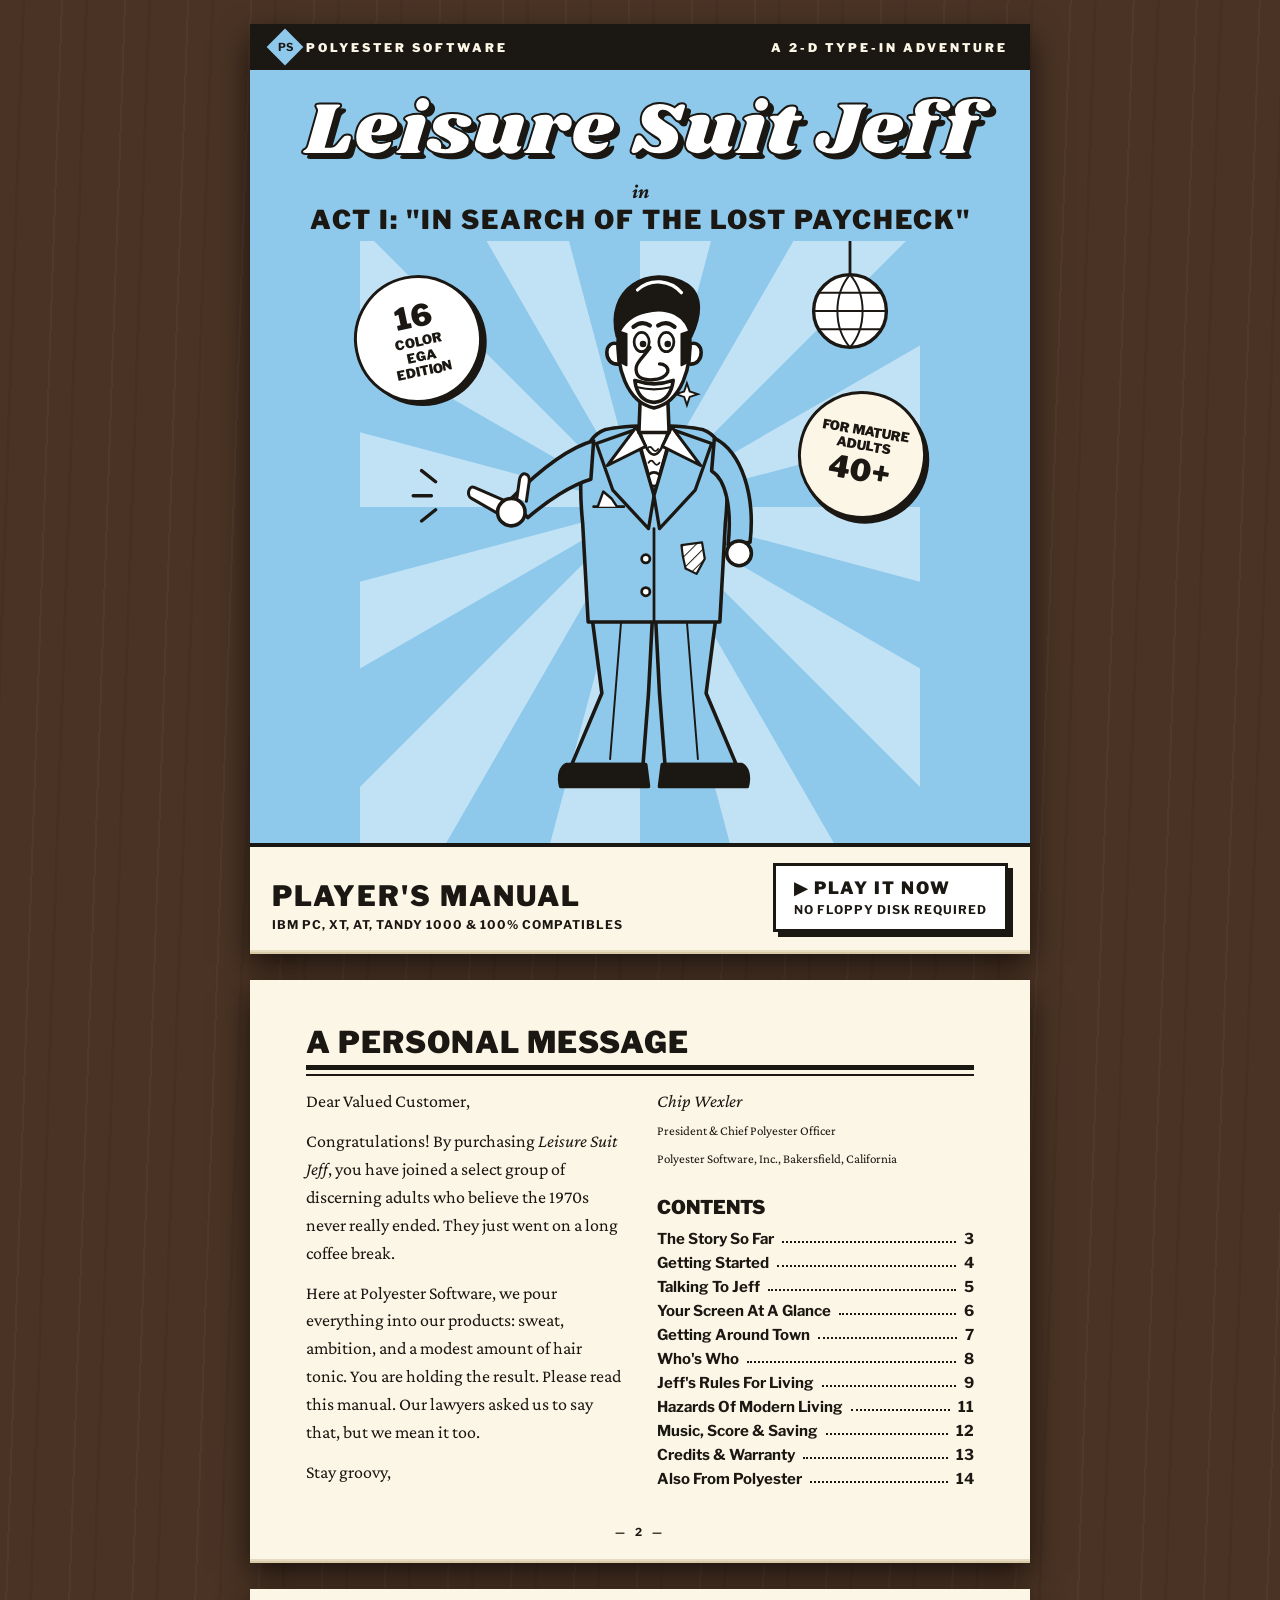
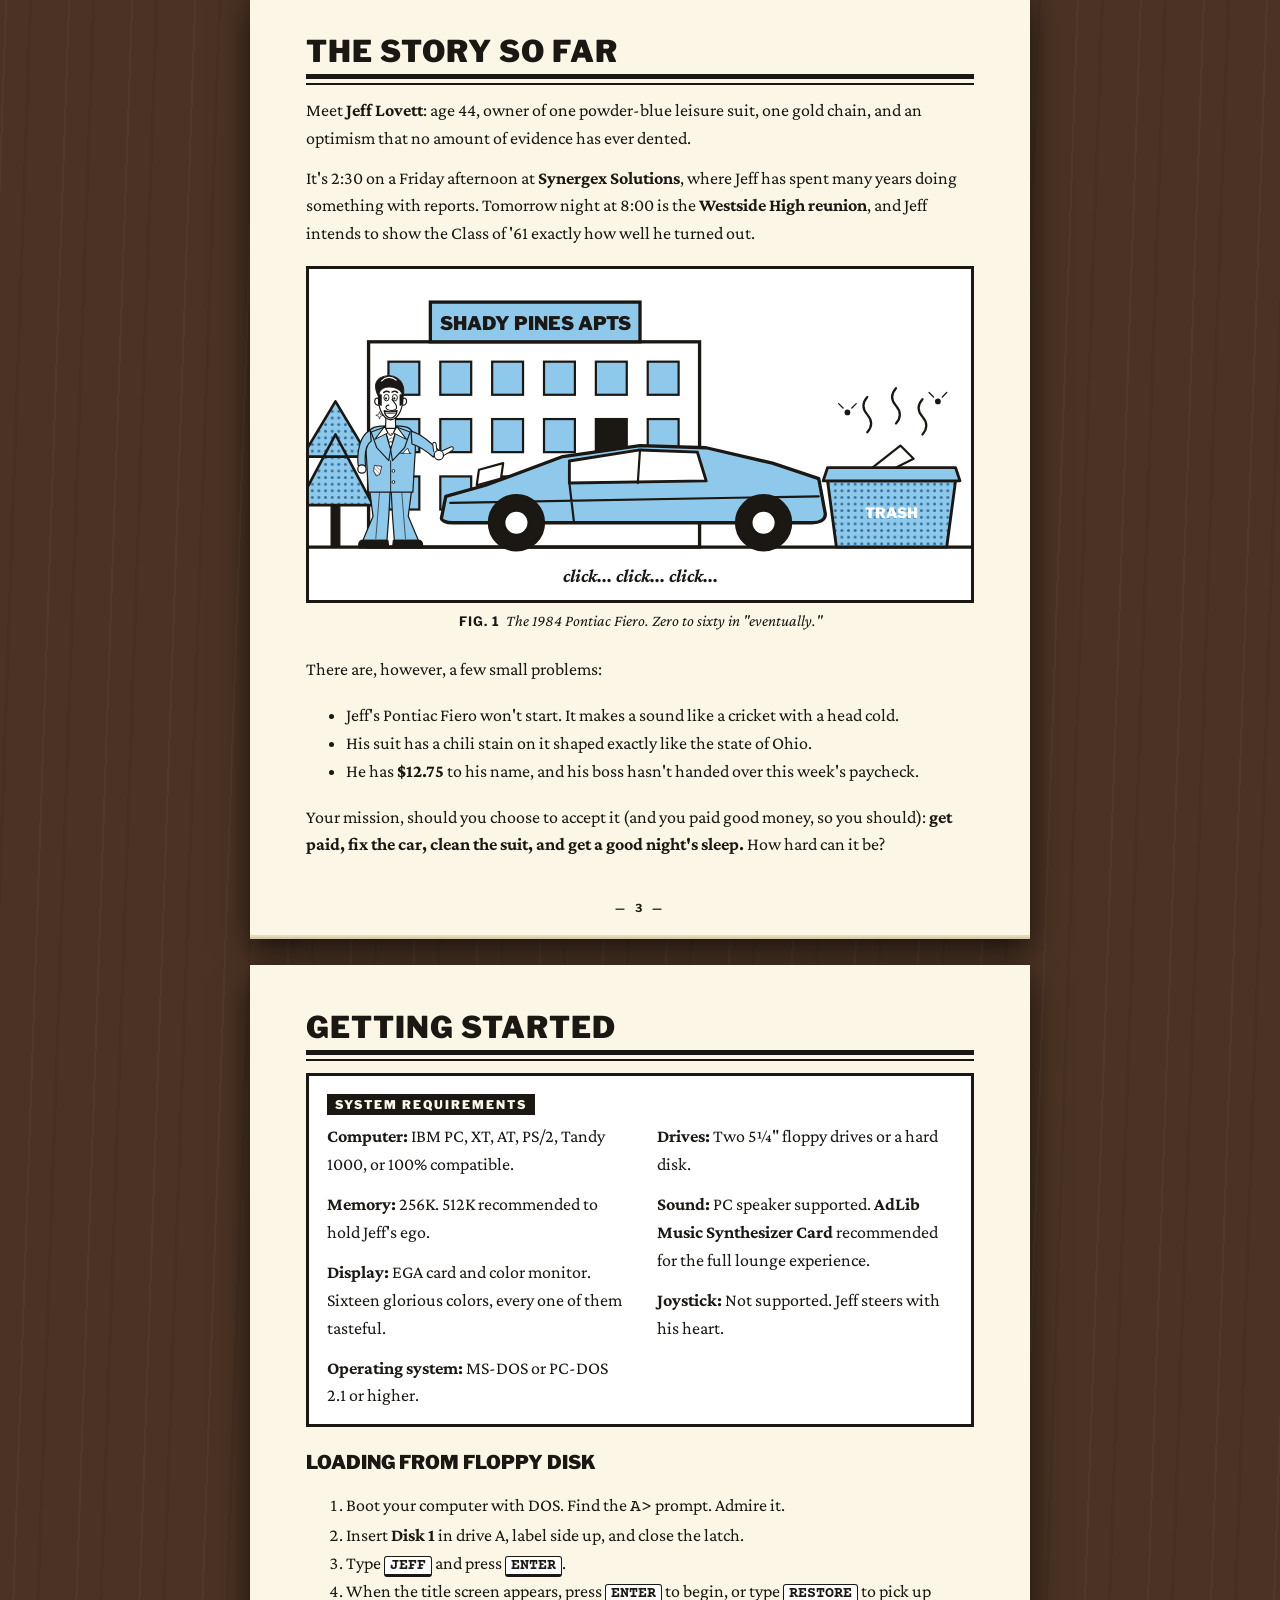
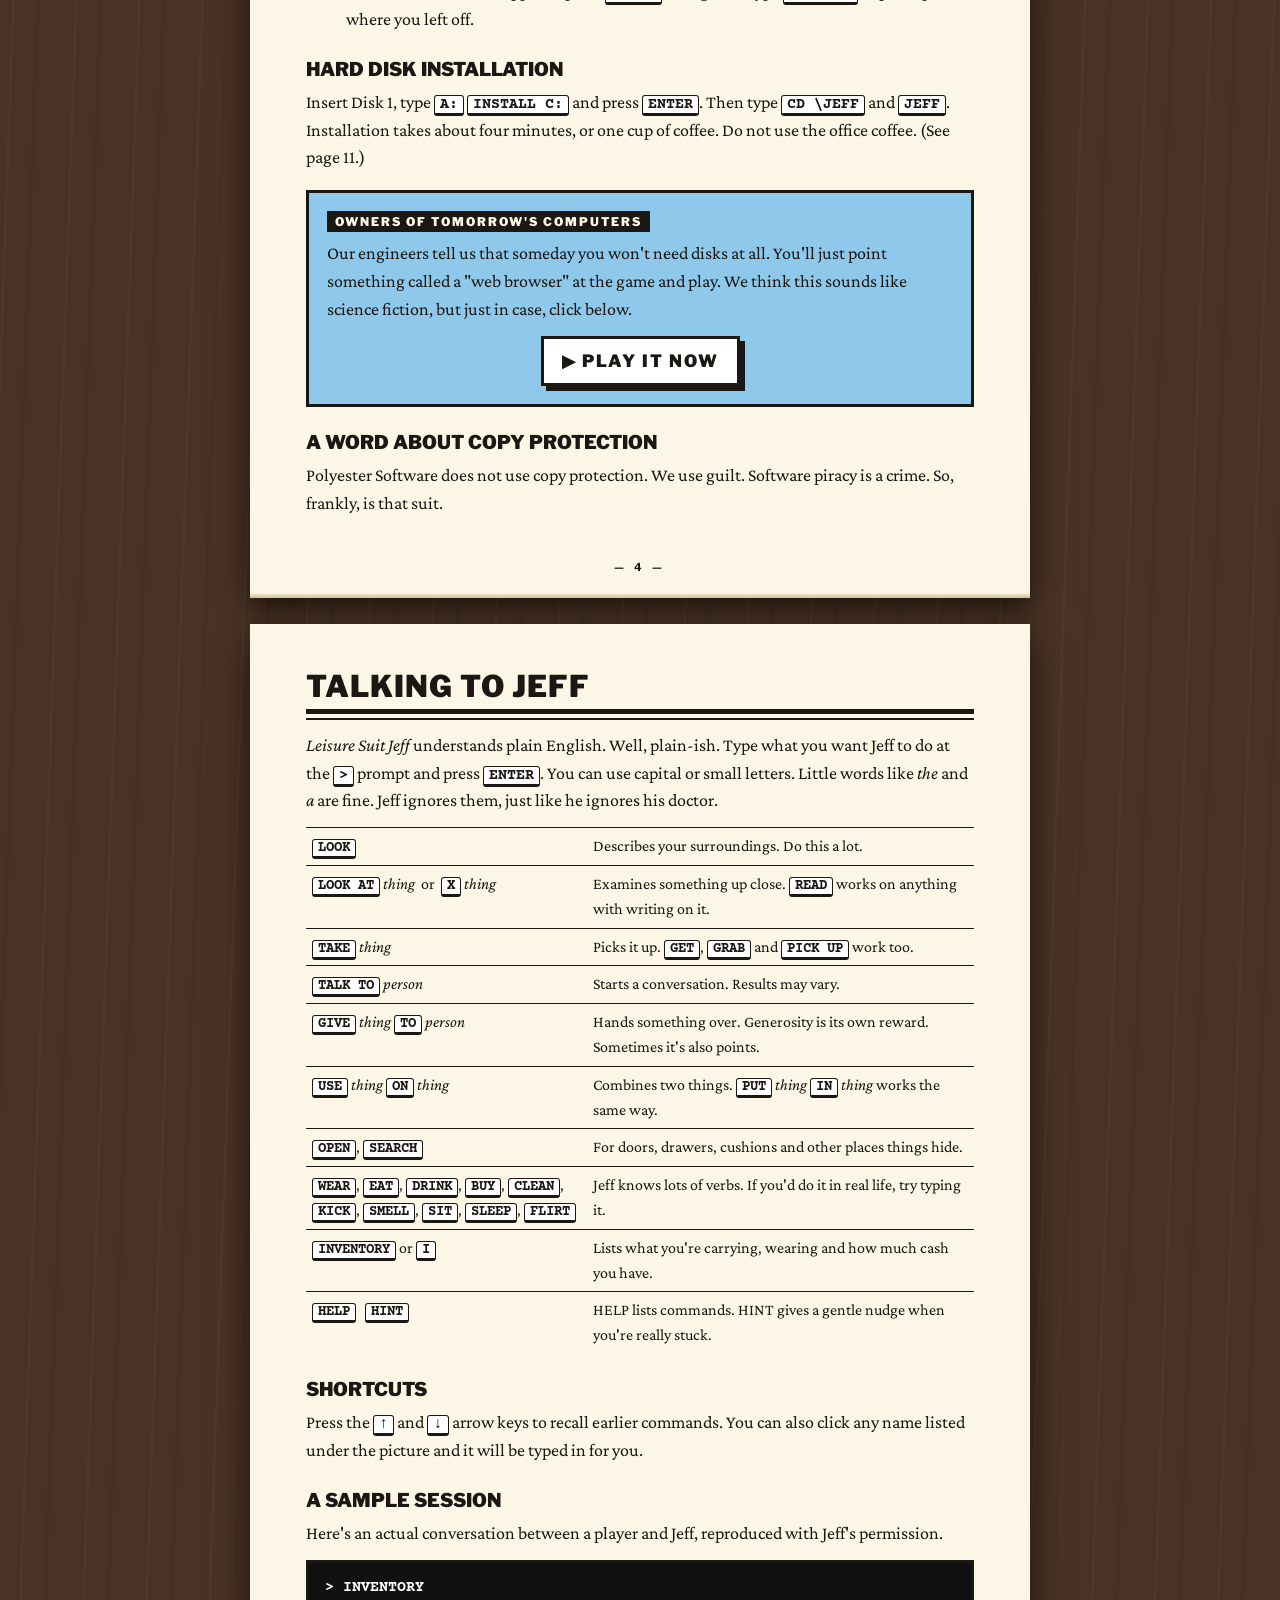
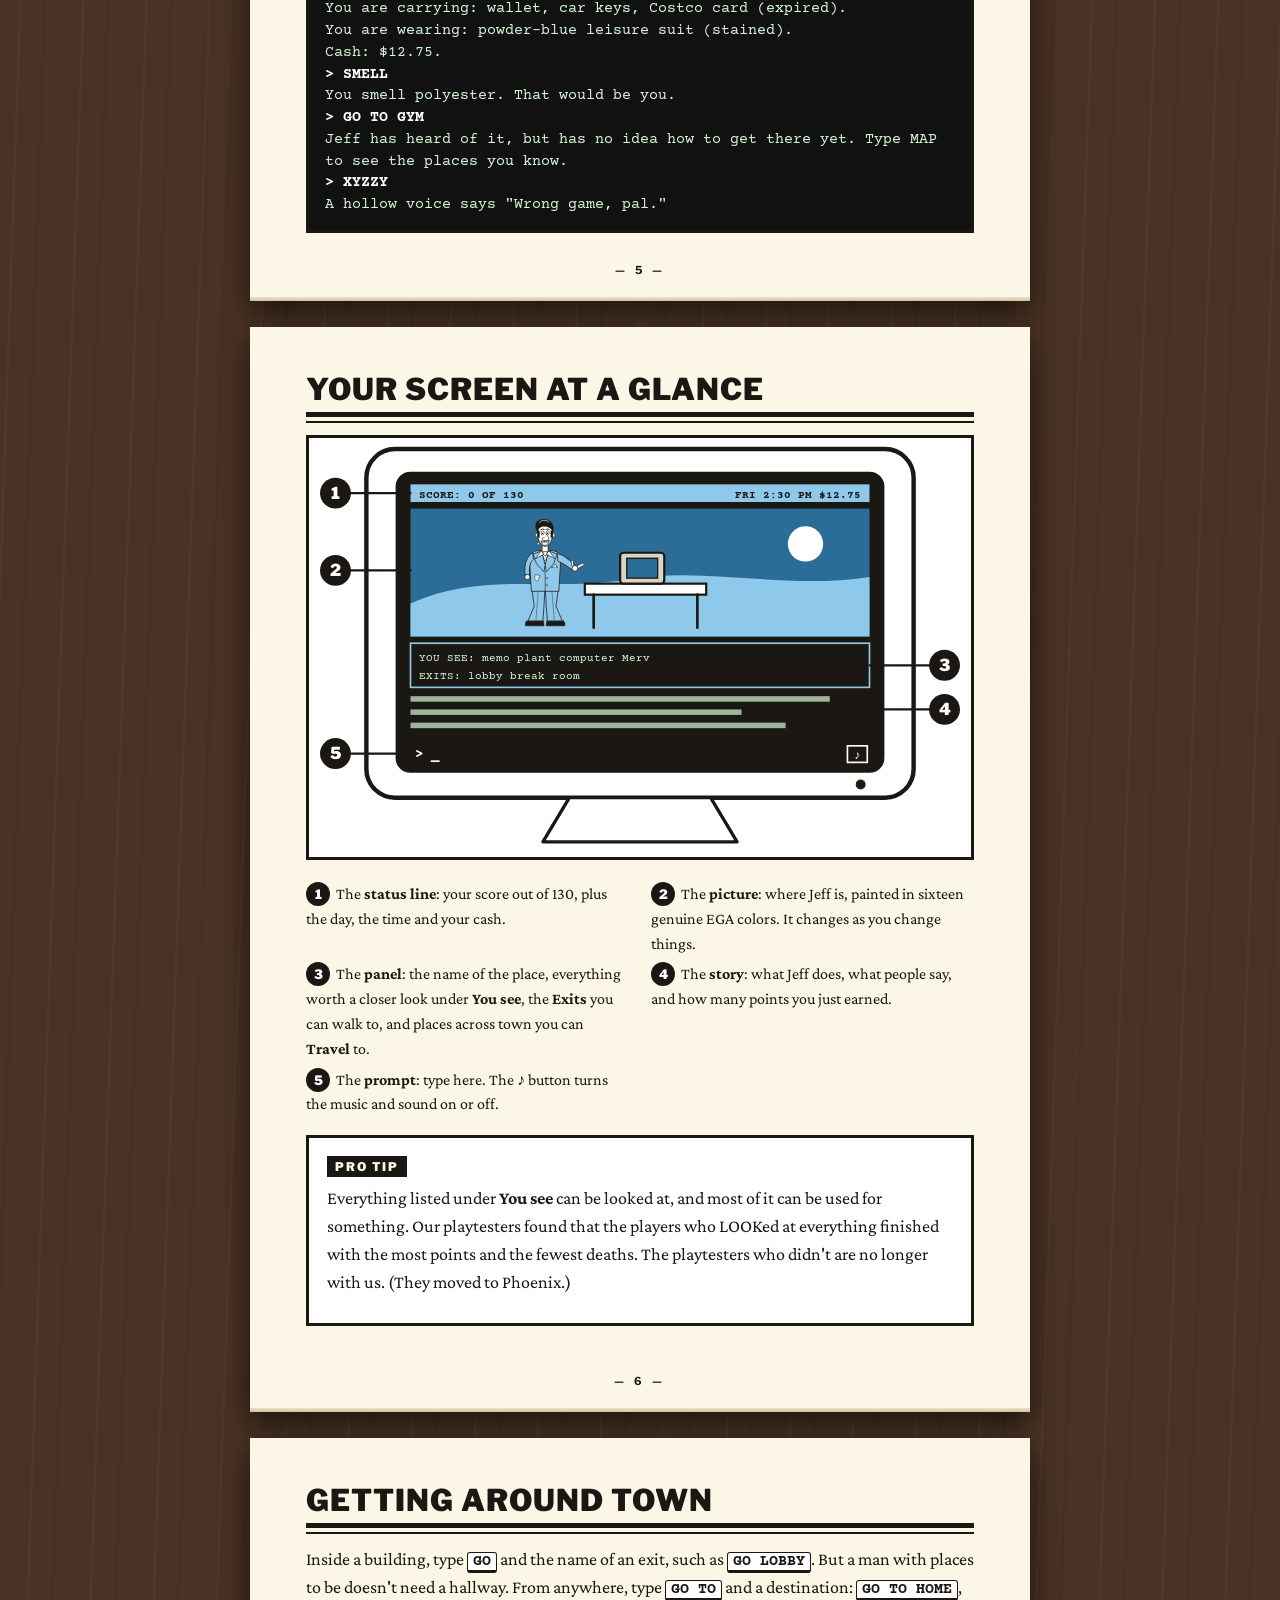
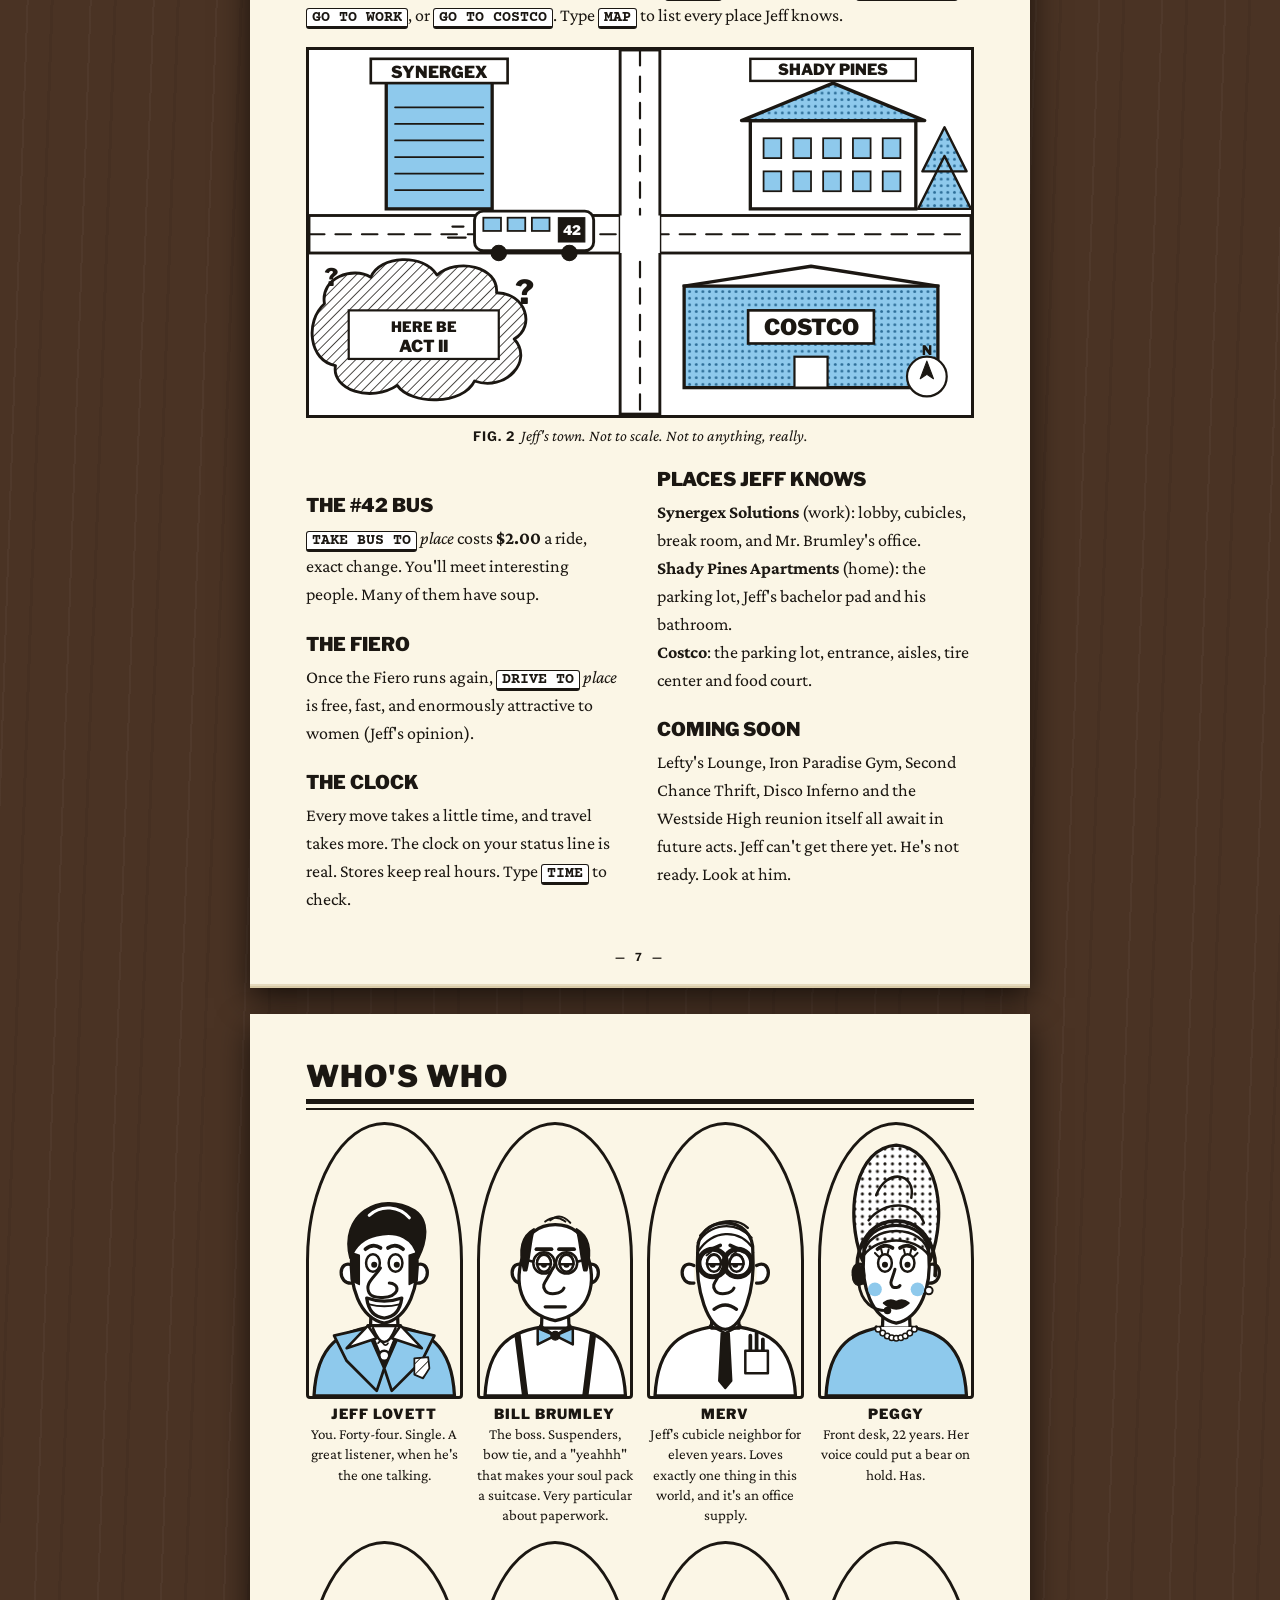
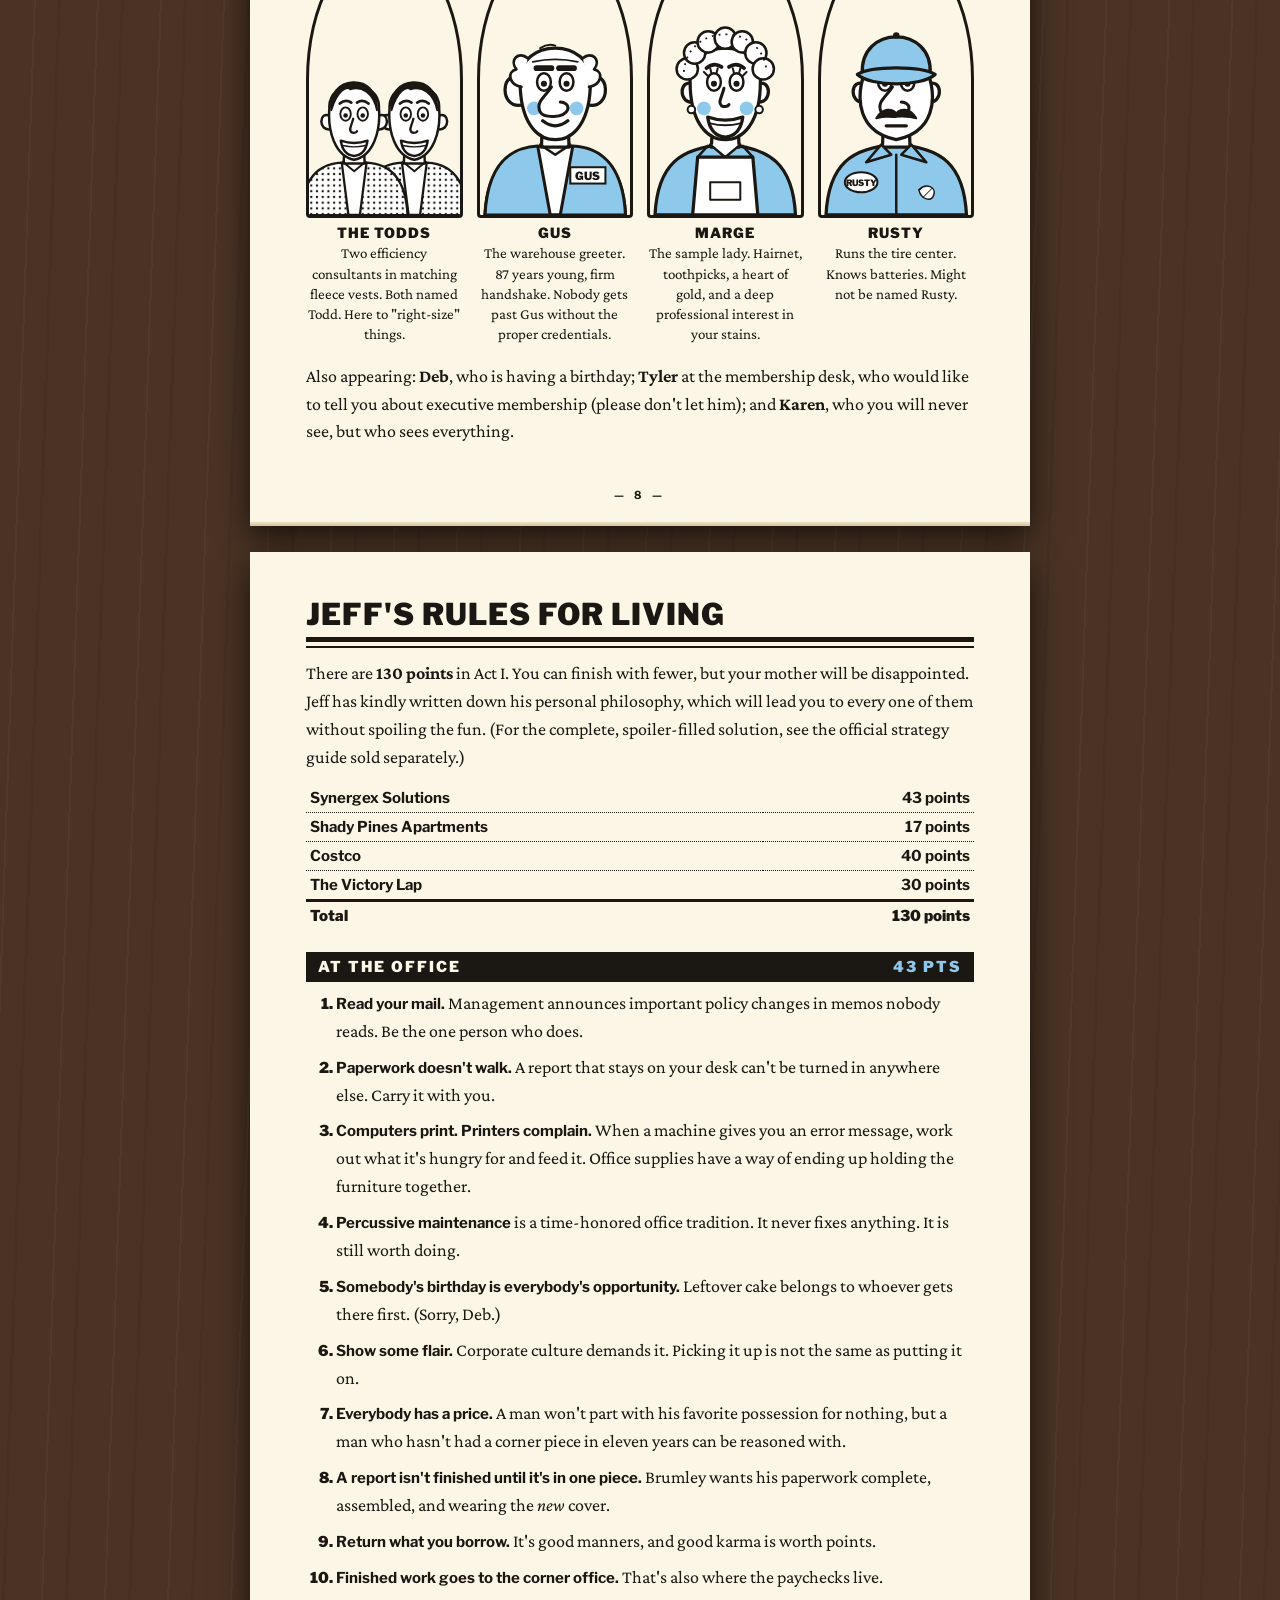
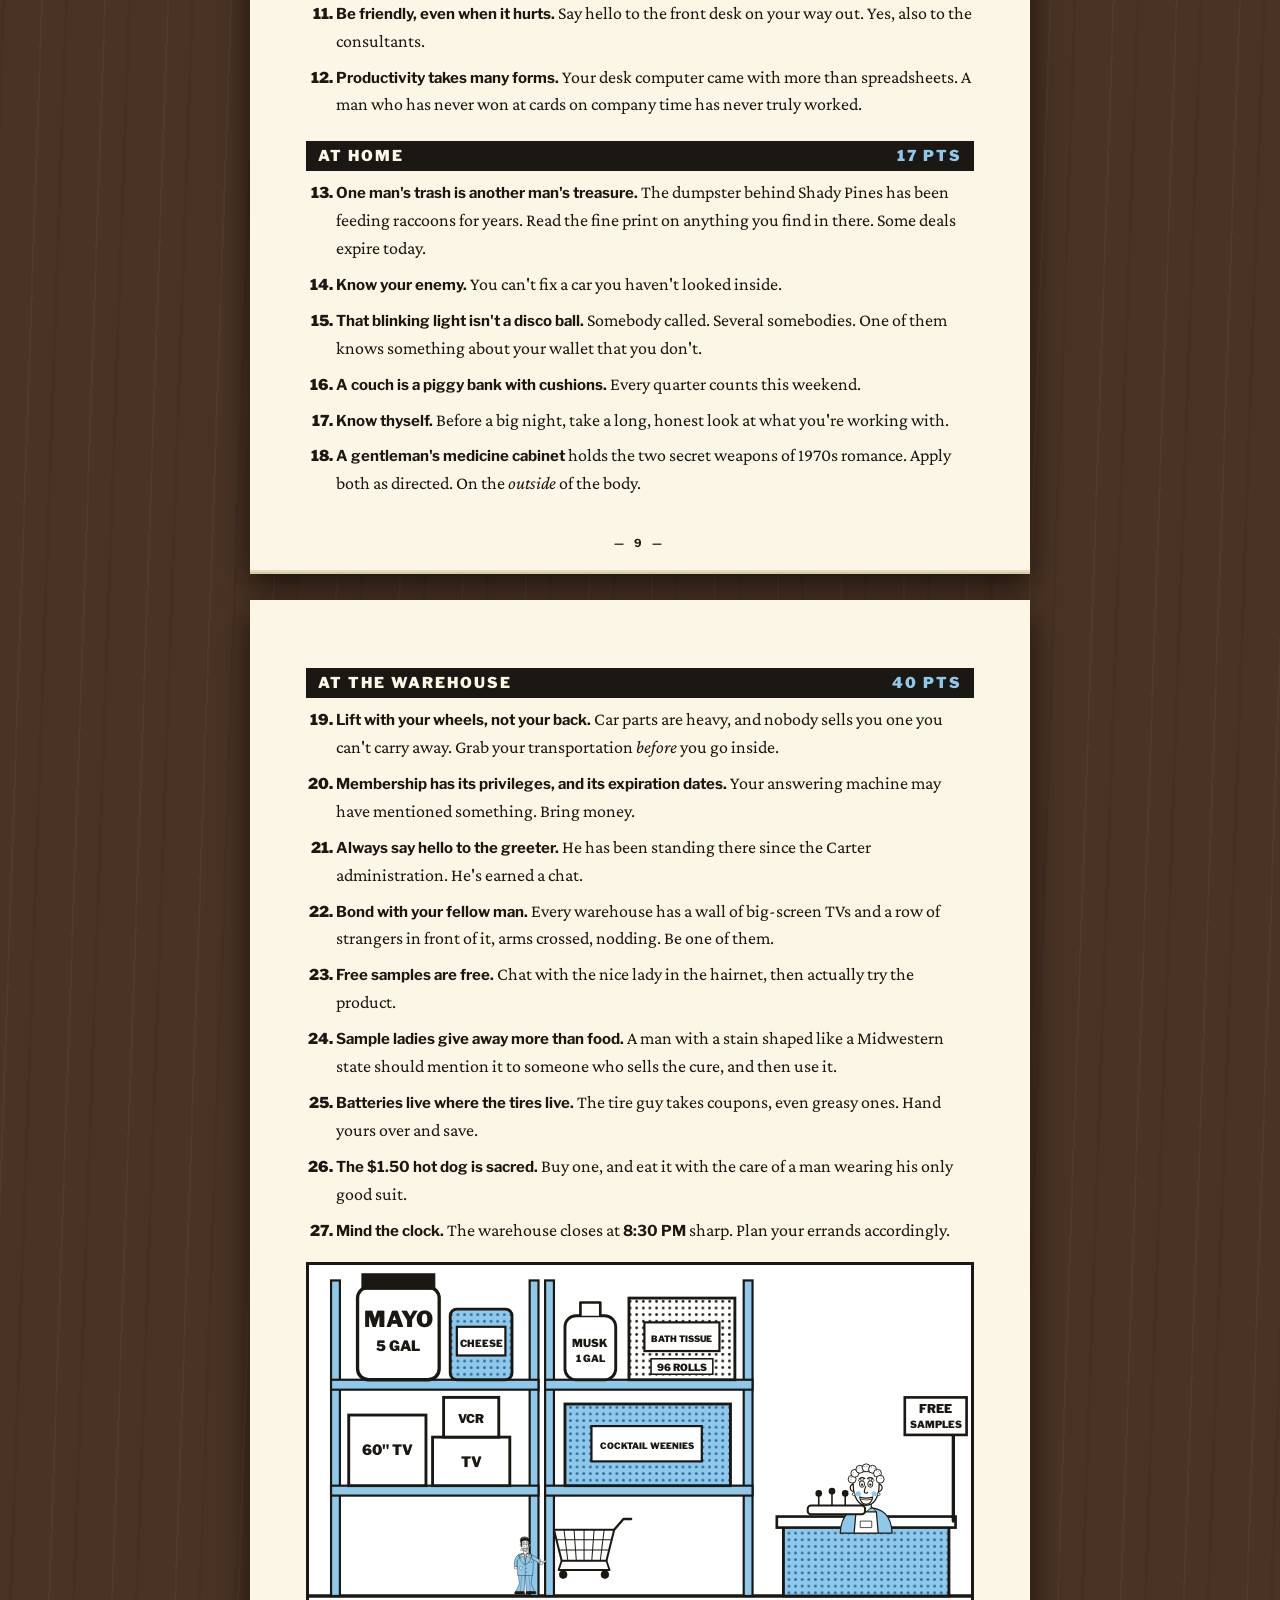
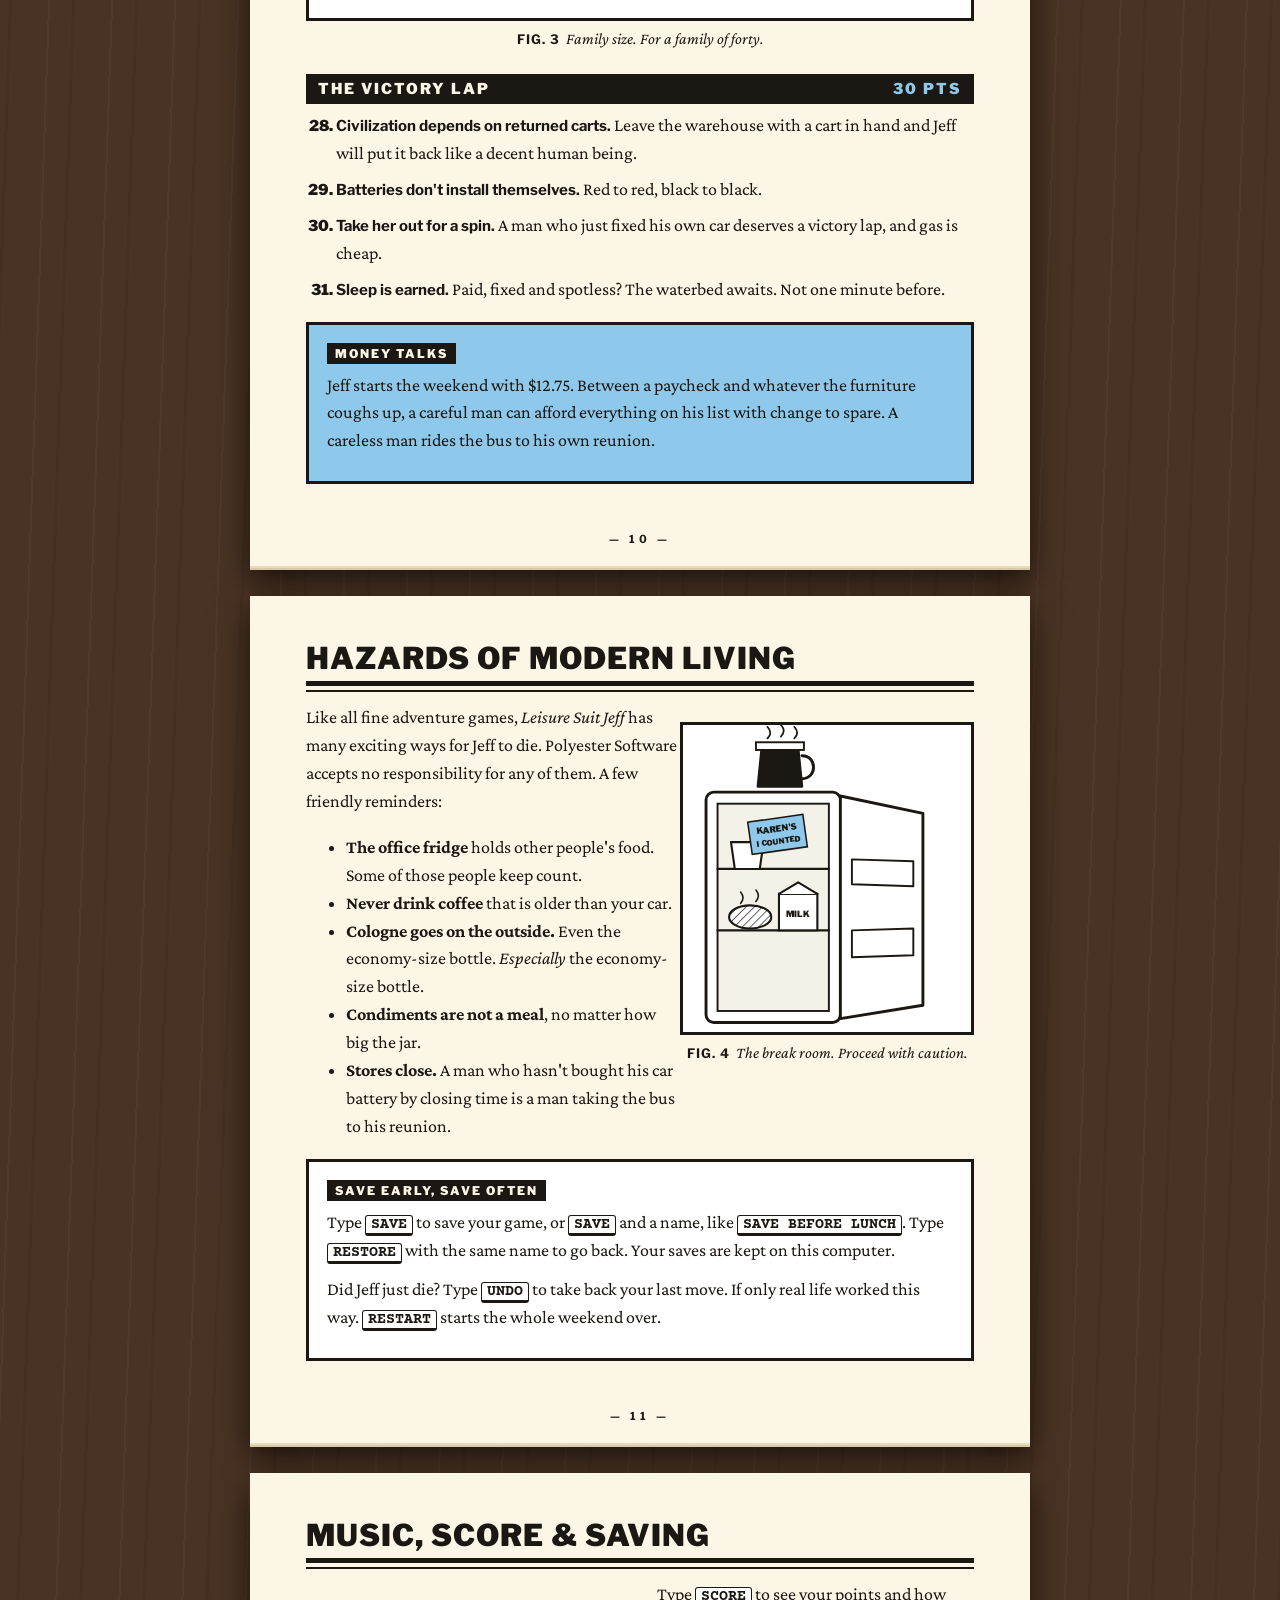
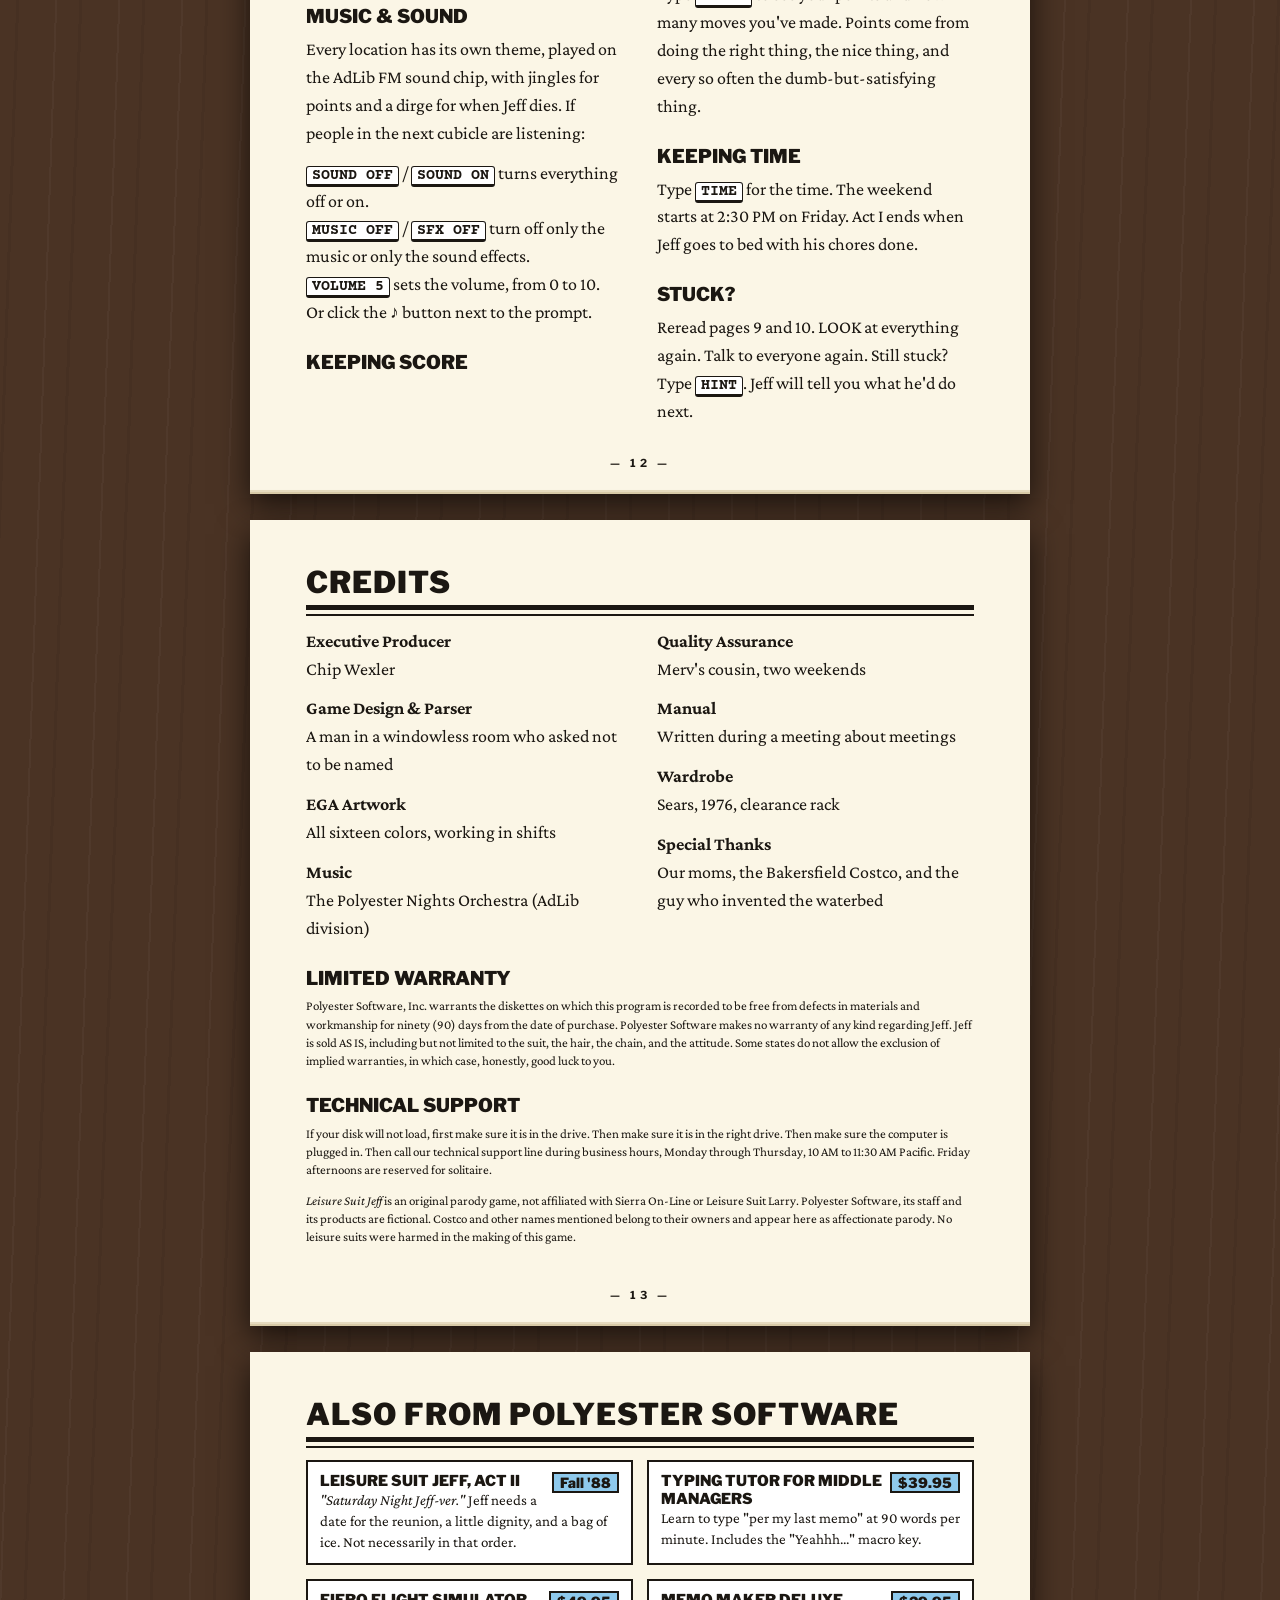
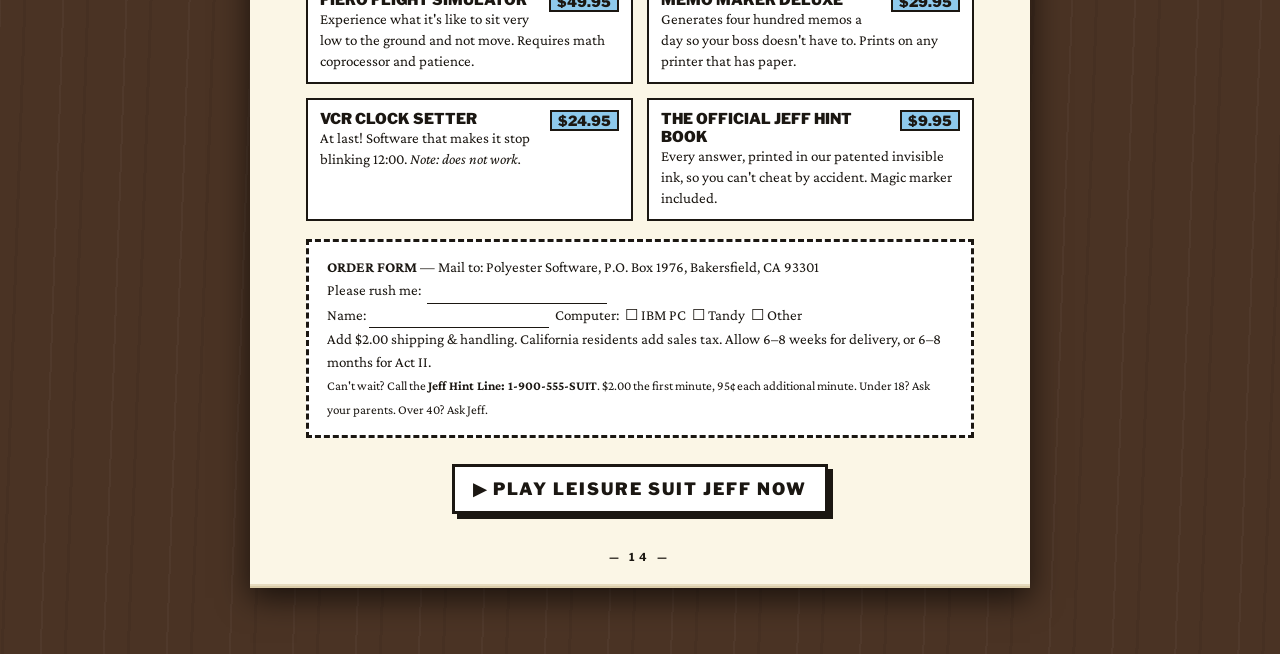
<file: manual.html>
<!doctype html>
<html lang="en">
<head>
<meta charset="utf-8">
<meta name="viewport" content="width=device-width, initial-scale=1">
<title>Leisure Suit Jeff: Player's Manual - Polyester Software, 1987</title>
<link rel="preconnect" href="https://fonts.googleapis.com">
<link rel="preconnect" href="https://fonts.gstatic.com" crossorigin>
<link href="https://fonts.googleapis.com/css2?family=Courier+Prime:wght@400;700&family=Crimson+Pro:ital,wght@0,400;0,700;1,400&family=Libre+Franklin:wght@400;700;900&family=Shrikhand&display=swap" rel="stylesheet">
<style>
  :root { --ink: #1b1712; --paper: #fbf6e6; --blue: #8ec9ec; --blue-d: #2c6d97; }
  * { box-sizing: border-box; }
  body { margin: 0; padding: 24px 12px 40px; color: var(--ink); font: 18px/1.55 'Crimson Pro', Georgia, serif;
    background: #4a3324 repeating-linear-gradient(92deg, #0000 0 22px, #0000000f 22px 25px, #0000 25px 61px, #ffffff08 61px 63px); }
  .page { position: relative; max-width: 780px; margin: 0 auto 30px; padding: 46px 56px 64px; background: var(--paper);
    box-shadow: 0 2px 0 #e7dcc0, 0 4px 0 #d9cba8, 0 14px 30px #000a; }
  .folio { position: absolute; left: 0; right: 0; bottom: 20px; text-align: center; font: 700 11px 'Libre Franklin', Arial, sans-serif; letter-spacing: 4px; }
  h1, h2, h3 { font-family: 'Libre Franklin', Arial, sans-serif; line-height: 1.1; }
  h2 { font-size: 30px; font-weight: 900; text-transform: uppercase; letter-spacing: 1px; margin: 0 0 18px; padding-bottom: 6px; border-bottom: 5px solid var(--ink); box-shadow: 0 4px 0 var(--paper), 0 6px 0 var(--ink); }
  h3 { font-size: 19px; font-weight: 900; text-transform: uppercase; margin: 26px 0 8px; }
  p { margin: 0 0 12px; }
  a { color: var(--blue-d); }
  kbd { font: 700 0.86em 'Courier Prime', 'Courier New', monospace; background: #fff; border: 1.5px solid var(--ink); border-bottom-width: 3px; border-radius: 3px; padding: 0 5px; white-space: nowrap; }
  .mono { font-family: 'Courier Prime', 'Courier New', monospace; }
  .two { columns: 2; column-gap: 34px; }
  .two > * { break-inside: avoid; }
  .box { border: 3px solid var(--ink); padding: 14px 18px; margin: 18px 0; background: #fff; }
  .box.blue { background: var(--blue); }
  .box h3 { margin-top: 0; }
  .stamp { display: inline-block; font: 900 12px 'Libre Franklin', Arial, sans-serif; letter-spacing: 2px; text-transform: uppercase; background: var(--ink); color: var(--paper); padding: 3px 8px; margin-bottom: 8px; }

  /* cover */
  .cover { padding: 0; overflow: hidden; background: var(--blue); }
  .cover .band { display: flex; justify-content: space-between; align-items: center; background: var(--ink); color: var(--paper); padding: 10px 22px; font: 900 12px 'Libre Franklin', Arial, sans-serif; letter-spacing: 3px; }
  .cover .band .ps { display: inline-flex; align-items: center; gap: 8px; }
  .cover .band .ps i { display: inline-grid; place-items: center; width: 26px; height: 26px; transform: rotate(45deg); background: var(--blue); color: var(--ink); font-style: normal; }
  .cover .band .ps i b { transform: rotate(-45deg); font-size: 11px; letter-spacing: 0; }
  .cover h1 { margin: 26px 20px 0; text-align: center; font: 400 76px/0.95 Shrikhand, 'Cooper Black', serif; color: #fff; -webkit-text-stroke: 2px var(--ink); text-shadow: 5px 5px 0 var(--ink); letter-spacing: 1px; }
  .cover .in { text-align: center; font: italic 700 20px 'Crimson Pro', serif; margin: 12px 0 0; }
  .cover .act { text-align: center; font: 900 26px 'Libre Franklin', Arial, sans-serif; letter-spacing: 2px; text-transform: uppercase; margin: 2px 20px 0; }
  .cover .hero { position: relative; margin: 6px auto 0; max-width: 560px; }
  .cover .badge { position: absolute; display: grid; place-items: center; text-align: center; width: 128px; height: 128px; border-radius: 50%; border: 3px solid var(--ink); background: #fff; font: 900 13px/1.15 'Libre Franklin', Arial, sans-serif; text-transform: uppercase; transform: rotate(-12deg); box-shadow: 4px 4px 0 var(--ink); }
  .cover .badge big { display: block; font-size: 30px; }
  .cover .badge.l { left: -6px; top: 34px; }
  .cover .badge.r { right: -6px; top: 150px; transform: rotate(10deg); background: var(--paper); }
  .cover .foot { display: flex; justify-content: space-between; align-items: flex-end; gap: 16px; background: var(--paper); border-top: 4px solid var(--ink); padding: 16px 22px 18px; }
  .cover .foot .title { font: 900 28px 'Libre Franklin', Arial, sans-serif; text-transform: uppercase; letter-spacing: 2px; }
  .cover .foot small { display: block; font: 700 12px 'Libre Franklin', Arial, sans-serif; letter-spacing: 1px; text-transform: uppercase; margin-top: 4px; }

  .play { display: inline-block; font: 900 17px 'Libre Franklin', Arial, sans-serif; letter-spacing: 2px; text-transform: uppercase; text-decoration: none; color: var(--ink); background: #fff; padding: 12px 18px; border: 3px solid var(--ink); box-shadow: 5px 5px 0 var(--ink); white-space: nowrap; }
  .play:hover { background: var(--ink); color: #fff; }
  .play small { display: block; font: 400 11px 'Libre Franklin', Arial, sans-serif; letter-spacing: 1px; text-transform: none; }

  /* cartoons */
  svg.toon { display: block; width: 100%; height: auto; }
  figure.cartoon { margin: 18px 0 22px; }
  figure.cartoon svg { border: 3px solid var(--ink); background: #fff; }
  figure.cartoon figcaption { margin-top: 6px; text-align: center; font-style: italic; font-size: 16px; }
  figure.cartoon figcaption b { font-style: normal; font-family: 'Libre Franklin', Arial, sans-serif; font-size: 13px; letter-spacing: 1px; text-transform: uppercase; }
  .float { float: right; width: 44%; margin: 0 0 10px 22px; }

  /* contents, tables */
  ol.toc { list-style: none; padding: 0; margin: 0; font: 700 15px 'Libre Franklin', Arial, sans-serif; }
  ol.toc li { display: flex; gap: 8px; padding: 3px 0; }
  ol.toc li::after { content: ''; order: 1; flex: 1; border-bottom: 2px dotted var(--ink); margin-bottom: 5px; }
  ol.toc li span { order: 2; }
  table.vocab { width: 100%; border-collapse: collapse; font-size: 16px; }
  table.vocab td { border-top: 1.5px solid var(--ink); padding: 6px 6px; vertical-align: top; }
  table.vocab td:first-child { width: 42%; }
  .session { font: 15px/1.45 'Courier Prime', 'Courier New', monospace; background: #111; color: #d7f7d7; padding: 14px 16px; border: 3px solid var(--ink); white-space: pre-wrap; }
  .session b { color: #fff; }
  .legend { list-style: none; padding: 0; margin: 8px 0 0; display: grid; grid-template-columns: 1fr 1fr; gap: 6px 22px; font-size: 16px; }
  .legend li > b:first-child { display: inline-grid; place-items: center; width: 24px; height: 24px; border-radius: 50%; background: var(--ink); color: #fff; font: 900 13px 'Libre Franklin', Arial, sans-serif; margin-right: 6px; }

  /* cast */
  .cast { display: grid; grid-template-columns: repeat(4, 1fr); gap: 16px 14px; }
  .cast .card { text-align: center; font-size: 15px; line-height: 1.35; }
  .cast .card svg { border: 3px solid var(--ink); background: var(--paper); border-radius: 50% 50% 4px 4px; }
  .cast .card b { display: block; margin: 6px 0 2px; font: 900 14px 'Libre Franklin', Arial, sans-serif; text-transform: uppercase; letter-spacing: 1px; }

  /* rules */
  .area { display: flex; justify-content: space-between; align-items: baseline; gap: 12px; background: var(--ink); color: var(--paper); padding: 6px 12px; margin: 22px 0 8px; font: 900 15px 'Libre Franklin', Arial, sans-serif; letter-spacing: 2px; text-transform: uppercase; }
  .area span { color: var(--blue); white-space: nowrap; }
  ol.rules { margin: 0; padding-left: 30px; }
  ol.rules li { margin: 0 0 8px; }
  ol.rules li::marker { font: 900 15px 'Libre Franklin', Arial, sans-serif; }
  ol.rules b { font-family: 'Libre Franklin', Arial, sans-serif; font-size: 15px; }
  .scorecard { width: 100%; border-collapse: collapse; font: 700 15px 'Libre Franklin', Arial, sans-serif; }
  .scorecard td { border-bottom: 1.5px dotted var(--ink); padding: 5px 4px; }
  .scorecard td:last-child { text-align: right; }
  .scorecard tr:last-child td { border-bottom: 0; border-top: 3px solid var(--ink); font-weight: 900; }

  /* back matter */
  .catalog { display: grid; grid-template-columns: 1fr 1fr; gap: 14px; }
  .catalog .item { border: 2px solid var(--ink); background: #fff; padding: 10px 12px; font-size: 15px; line-height: 1.4; }
  .catalog .item b { display: block; font: 900 15px 'Libre Franklin', Arial, sans-serif; text-transform: uppercase; }
  .catalog .item .price { float: right; font: 900 14px 'Libre Franklin', Arial, sans-serif; background: var(--blue); border: 2px solid var(--ink); padding: 0 6px; margin-left: 8px; }
  .coupon { border: 3px dashed var(--ink); padding: 14px 18px; margin-top: 18px; background: #fff; font-size: 15px; }
  .coupon .line { display: inline-block; min-width: 180px; border-bottom: 1.5px solid var(--ink); }
  .fine { font-size: 13px; line-height: 1.4; }
  .cta { text-align: center; margin: 26px 0 6px; }

  @media (max-width: 700px) {
    body { padding: 12px 6px 28px; font-size: 17px; }
    .page { padding: 30px 20px 56px; }
    .cover { padding: 0; }
    .cover h1 { font-size: 46px; margin-top: 18px; }
    .cover .act { font-size: 18px; }
    .cover .badge { width: 88px; height: 88px; font-size: 10px; }
    .cover .badge big { font-size: 20px; }
    .cover .badge.r { top: 96px; }
    .cover .foot { flex-direction: column; align-items: stretch; text-align: center; }
    .cover .foot .title { font-size: 20px; }
    .play { white-space: normal; font-size: 15px; }
    h2 { font-size: 24px; }
    .two { columns: 1; }
    .float { float: none; width: 100%; margin: 0 0 12px; }
    .cast { grid-template-columns: repeat(2, 1fr); }
    .legend, .catalog { grid-template-columns: 1fr; }
    table.vocab td:first-child { width: 48%; }
  }
</style>
</head>
<body>
<svg width="0" height="0" style="position:absolute" aria-hidden="true">
  <defs>
    <pattern id="dots" width="6" height="6" patternUnits="userSpaceOnUse"><rect width="6" height="6" fill="#fff"/><circle cx="3" cy="3" r="1.25" fill="#1b1712"/></pattern>
    <pattern id="bluedots" width="6" height="6" patternUnits="userSpaceOnUse"><rect width="6" height="6" fill="#8ec9ec"/><circle cx="3" cy="3" r="1.3" fill="#2c6d97"/></pattern>
    <pattern id="hatch" width="6" height="6" patternUnits="userSpaceOnUse" patternTransform="rotate(45)"><rect width="6" height="6" fill="#fff"/><line x1="0" y1="0" x2="0" y2="6" stroke="#1b1712" stroke-width="1.4"/></pattern>
  </defs>
</svg>

<!-- PAGE: COVER -->
<div class="page cover">
  <div class="band"><span class="ps"><i><b>PS</b></i> POLYESTER SOFTWARE</span><span>A 2-D TYPE-IN ADVENTURE</span></div>
  <h1>Leisure Suit Jeff</h1>
  <p class="in">in</p>
  <p class="act">Act I: "In Search of the Lost Paycheck"</p>
  <div class="hero">
    <svg class="toon" data-toon="cover" role="img" aria-label="Cartoon of Jeff in his powder-blue leisure suit and gold chain, flashing finger guns in front of disco rays"></svg>
    <div class="badge l"><div><big>16</big>Color<br>EGA<br>Edition</div></div>
    <div class="badge r"><div>For Mature Adults<br><big>40+</big></div></div>
  </div>
  <div class="foot">
    <div><div class="title">Player's Manual</div><small>IBM PC, XT, AT, Tandy 1000 &amp; 100% compatibles</small></div>
    <a class="play" href="./">&#9654; Play It Now<small>No floppy disk required</small></a>
  </div>
</div>

<!-- PAGE 2: WELCOME + CONTENTS -->
<div class="page">
  <h2>A Personal Message</h2>
  <div class="two">
    <p>Dear Valued Customer,</p>
    <p>Congratulations! By purchasing <i>Leisure Suit Jeff</i>, you have joined a select group of discerning adults who believe the 1970s never really ended. They just went on a long coffee break.</p>
    <p>Here at Polyester Software, we pour everything into our products: sweat, ambition, and a modest amount of hair tonic. You are holding the result. Please read this manual. Our lawyers asked us to say that, but we mean it too.</p>
    <p>Stay groovy,</p>
    <p><i>Chip Wexler</i><br><span class="fine">President &amp; Chief Polyester Officer<br>Polyester Software, Inc., Bakersfield, California</span></p>
    <h3>Contents</h3>
    <ol class="toc">
      <li>The Story So Far <span>3</span></li>
      <li>Getting Started <span>4</span></li>
      <li>Talking To Jeff <span>5</span></li>
      <li>Your Screen At A Glance <span>6</span></li>
      <li>Getting Around Town <span>7</span></li>
      <li>Who's Who <span>8</span></li>
      <li>Jeff's Rules For Living <span>9</span></li>
      <li>Hazards Of Modern Living <span>11</span></li>
      <li>Music, Score &amp; Saving <span>12</span></li>
      <li>Credits &amp; Warranty <span>13</span></li>
      <li>Also From Polyester <span>14</span></li>
    </ol>
  </div>
  <div class="folio">&mdash; 2 &mdash;</div>
</div>

<!-- PAGE 3: STORY -->
<div class="page">
  <h2>The Story So Far</h2>
  <p>Meet <b>Jeff Lovett</b>: age 44, owner of one powder-blue leisure suit, one gold chain, and an optimism that no amount of evidence has ever dented.</p>
  <p>It's 2:30 on a Friday afternoon at <b>Synergex Solutions</b>, where Jeff has spent many years doing something with reports. Tomorrow night at 8:00 is the <b>Westside High reunion</b>, and Jeff intends to show the Class of '61 exactly how well he turned out.</p>
  <figure class="cartoon">
    <svg class="toon" data-toon="fiero" role="img" aria-label="Cartoon of Jeff and his dead Pontiac Fiero in the Shady Pines parking lot, a smelly dumpster nearby"></svg>
    <figcaption><b>Fig. 1</b> &nbsp;The 1984 Pontiac Fiero. Zero to sixty in "eventually."</figcaption>
  </figure>
  <p>There are, however, a few small problems:</p>
  <ul>
    <li>Jeff's Pontiac Fiero won't start. It makes a sound like a cricket with a head cold.</li>
    <li>His suit has a chili stain on it shaped exactly like the state of Ohio.</li>
    <li>He has <b>$12.75</b> to his name, and his boss hasn't handed over this week's paycheck.</li>
  </ul>
  <p>Your mission, should you choose to accept it (and you paid good money, so you should): <b>get paid, fix the car, clean the suit, and get a good night's sleep.</b> How hard can it be?</p>
  <div class="folio">&mdash; 3 &mdash;</div>
</div>

<!-- PAGE 4: GETTING STARTED -->
<div class="page">
  <h2>Getting Started</h2>
  <div class="box">
    <span class="stamp">System Requirements</span>
    <div class="two">
      <p><b>Computer:</b> IBM PC, XT, AT, PS/2, Tandy 1000, or 100% compatible.</p>
      <p><b>Memory:</b> 256K. 512K recommended to hold Jeff's ego.</p>
      <p><b>Display:</b> EGA card and color monitor. Sixteen glorious colors, every one of them tasteful.</p>
      <p><b>Operating system:</b> MS-DOS or PC-DOS 2.1 or higher.</p>
      <p><b>Drives:</b> Two 5&frac14;" floppy drives or a hard disk.</p>
      <p><b>Sound:</b> PC speaker supported. <b>AdLib Music Synthesizer Card</b> recommended for the full lounge experience.</p>
      <p><b>Joystick:</b> Not supported. Jeff steers with his heart.</p>
    </div>
  </div>
  <h3>Loading From Floppy Disk</h3>
  <ol>
    <li>Boot your computer with DOS. Find the <span class="mono">A&gt;</span> prompt. Admire it.</li>
    <li>Insert <b>Disk 1</b> in drive A, label side up, and close the latch.</li>
    <li>Type <kbd>JEFF</kbd> and press <kbd>ENTER</kbd>.</li>
    <li>When the title screen appears, press <kbd>ENTER</kbd> to begin, or type <kbd>RESTORE</kbd> to pick up where you left off.</li>
  </ol>
  <h3>Hard Disk Installation</h3>
  <p>Insert Disk 1, type <kbd>A:</kbd> <kbd>INSTALL C:</kbd> and press <kbd>ENTER</kbd>. Then type <kbd>CD \JEFF</kbd> and <kbd>JEFF</kbd>. Installation takes about four minutes, or one cup of coffee. Do not use the office coffee. (See page 11.)</p>
  <div class="box blue">
    <span class="stamp">Owners Of Tomorrow's Computers</span>
    <p>Our engineers tell us that someday you won't need disks at all. You'll just point something called a "web browser" at the game and play. We think this sounds like science fiction, but just in case, click below.</p>
    <p style="text-align:center;margin:12px 0 4px"><a class="play" href="./">&#9654; Play It Now</a></p>
  </div>
  <h3>A Word About Copy Protection</h3>
  <p>Polyester Software does not use copy protection. We use guilt. Software piracy is a crime. So, frankly, is that suit.</p>
  <div class="folio">&mdash; 4 &mdash;</div>
</div>

<!-- PAGE 5: TALKING TO JEFF -->
<div class="page">
  <h2>Talking To Jeff</h2>
  <p><i>Leisure Suit Jeff</i> understands plain English. Well, plain-ish. Type what you want Jeff to do at the <kbd>&gt;</kbd> prompt and press <kbd>ENTER</kbd>. You can use capital or small letters. Little words like <i>the</i> and <i>a</i> are fine. Jeff ignores them, just like he ignores his doctor.</p>
  <table class="vocab">
    <tr><td><kbd>LOOK</kbd></td><td>Describes your surroundings. Do this a lot.</td></tr>
    <tr><td><kbd>LOOK AT</kbd> <i>thing</i> &nbsp;or&nbsp; <kbd>X</kbd> <i>thing</i></td><td>Examines something up close. <kbd>READ</kbd> works on anything with writing on it.</td></tr>
    <tr><td><kbd>TAKE</kbd> <i>thing</i></td><td>Picks it up. <kbd>GET</kbd>, <kbd>GRAB</kbd> and <kbd>PICK UP</kbd> work too.</td></tr>
    <tr><td><kbd>TALK TO</kbd> <i>person</i></td><td>Starts a conversation. Results may vary.</td></tr>
    <tr><td><kbd>GIVE</kbd> <i>thing</i> <kbd>TO</kbd> <i>person</i></td><td>Hands something over. Generosity is its own reward. Sometimes it's also points.</td></tr>
    <tr><td><kbd>USE</kbd> <i>thing</i> <kbd>ON</kbd> <i>thing</i></td><td>Combines two things. <kbd>PUT</kbd> <i>thing</i> <kbd>IN</kbd> <i>thing</i> works the same way.</td></tr>
    <tr><td><kbd>OPEN</kbd>, <kbd>SEARCH</kbd></td><td>For doors, drawers, cushions and other places things hide.</td></tr>
    <tr><td><kbd>WEAR</kbd>, <kbd>EAT</kbd>, <kbd>DRINK</kbd>, <kbd>BUY</kbd>, <kbd>CLEAN</kbd>, <kbd>KICK</kbd>, <kbd>SMELL</kbd>, <kbd>SIT</kbd>, <kbd>SLEEP</kbd>, <kbd>FLIRT</kbd></td><td>Jeff knows lots of verbs. If you'd do it in real life, try typing it.</td></tr>
    <tr><td><kbd>INVENTORY</kbd> or <kbd>I</kbd></td><td>Lists what you're carrying, wearing and how much cash you have.</td></tr>
    <tr><td><kbd>HELP</kbd> &nbsp; <kbd>HINT</kbd></td><td>HELP lists commands. HINT gives a gentle nudge when you're really stuck.</td></tr>
  </table>
  <h3>Shortcuts</h3>
  <p>Press the <kbd>&uarr;</kbd> and <kbd>&darr;</kbd> arrow keys to recall earlier commands. You can also click any name listed under the picture and it will be typed in for you.</p>
  <h3>A Sample Session</h3>
  <p>Here's an actual conversation between a player and Jeff, reproduced with Jeff's permission.</p>
  <div class="session"><b>&gt; INVENTORY</b>
You are carrying: wallet, car keys, Costco card (expired).
You are wearing: powder-blue leisure suit (stained).
Cash: $12.75.
<b>&gt; SMELL</b>
You smell polyester. That would be you.
<b>&gt; GO TO GYM</b>
Jeff has heard of it, but has no idea how to get there yet. Type MAP to see the places you know.
<b>&gt; XYZZY</b>
A hollow voice says "Wrong game, pal."</div>
  <div class="folio">&mdash; 5 &mdash;</div>
</div>

<!-- PAGE 6: SCREEN -->
<div class="page">
  <h2>Your Screen At A Glance</h2>
  <figure class="cartoon">
    <svg class="toon" data-toon="monitor" role="img" aria-label="Cartoon of a computer monitor with five numbered parts of the game screen"></svg>
  </figure>
  <ul class="legend">
    <li><b>1</b>The <b>status line</b>: your score out of 130, plus the day, the time and your cash.</li>
    <li><b>2</b>The <b>picture</b>: where Jeff is, painted in sixteen genuine EGA colors. It changes as you change things.</li>
    <li><b>3</b>The <b>panel</b>: the name of the place, everything worth a closer look under <b>You see</b>, the <b>Exits</b> you can walk to, and places across town you can <b>Travel</b> to.</li>
    <li><b>4</b>The <b>story</b>: what Jeff does, what people say, and how many points you just earned.</li>
    <li><b>5</b>The <b>prompt</b>: type here. The &#9834; button turns the music and sound on or off.</li>
  </ul>
  <div class="box">
    <span class="stamp">Pro Tip</span>
    <p>Everything listed under <b>You see</b> can be looked at, and most of it can be used for something. Our playtesters found that the players who LOOKed at everything finished with the most points and the fewest deaths. The playtesters who didn't are no longer with us. (They moved to Phoenix.)</p>
  </div>
  <div class="folio">&mdash; 6 &mdash;</div>
</div>

<!-- PAGE 7: GETTING AROUND -->
<div class="page">
  <h2>Getting Around Town</h2>
  <p>Inside a building, type <kbd>GO</kbd> and the name of an exit, such as <kbd>GO LOBBY</kbd>. But a man with places to be doesn't need a hallway. From anywhere, type <kbd>GO TO</kbd> and a destination: <kbd>GO TO HOME</kbd>, <kbd>GO TO WORK</kbd>, or <kbd>GO TO COSTCO</kbd>. Type <kbd>MAP</kbd> to list every place Jeff knows.</p>
  <figure class="cartoon">
    <svg class="toon" data-toon="map" role="img" aria-label="Cartoon map of town showing Synergex Solutions, Shady Pines Apartments, the Costco warehouse and the number 42 bus"></svg>
    <figcaption><b>Fig. 2</b> &nbsp;Jeff's town. Not to scale. Not to anything, really.</figcaption>
  </figure>
  <div class="two">
    <h3>The #42 Bus</h3>
    <p><kbd>TAKE BUS TO</kbd> <i>place</i> costs <b>$2.00</b> a ride, exact change. You'll meet interesting people. Many of them have soup.</p>
    <h3>The Fiero</h3>
    <p>Once the Fiero runs again, <kbd>DRIVE TO</kbd> <i>place</i> is free, fast, and enormously attractive to women (Jeff's opinion).</p>
    <h3>The Clock</h3>
    <p>Every move takes a little time, and travel takes more. The clock on your status line is real. Stores keep real hours. Type <kbd>TIME</kbd> to check.</p>
    <h3>Places Jeff Knows</h3>
    <p><b>Synergex Solutions</b> (work): lobby, cubicles, break room, and Mr. Brumley's office.<br>
    <b>Shady Pines Apartments</b> (home): the parking lot, Jeff's bachelor pad and his bathroom.<br>
    <b>Costco</b>: the parking lot, entrance, aisles, tire center and food court.</p>
    <h3>Coming Soon</h3>
    <p>Lefty's Lounge, Iron Paradise Gym, Second Chance Thrift, Disco Inferno and the Westside High reunion itself all await in future acts. Jeff can't get there yet. He's not ready. Look at him.</p>
  </div>
  <div class="folio">&mdash; 7 &mdash;</div>
</div>

<!-- PAGE 8: CAST -->
<div class="page">
  <h2>Who's Who</h2>
  <div class="cast">
    <div class="card"><svg class="toon" data-toon="p-jeff" role="img" aria-label="Portrait of Jeff"></svg><b>Jeff Lovett</b>You. Forty-four. Single. A great listener, when he's the one talking.</div>
    <div class="card"><svg class="toon" data-toon="p-brumley" role="img" aria-label="Portrait of Bill Brumley"></svg><b>Bill Brumley</b>The boss. Suspenders, bow tie, and a "yeahhh" that makes your soul pack a suitcase. Very particular about paperwork.</div>
    <div class="card"><svg class="toon" data-toon="p-merv" role="img" aria-label="Portrait of Merv"></svg><b>Merv</b>Jeff's cubicle neighbor for eleven years. Loves exactly one thing in this world, and it's an office supply.</div>
    <div class="card"><svg class="toon" data-toon="p-peggy" role="img" aria-label="Portrait of Peggy"></svg><b>Peggy</b>Front desk, 22 years. Her voice could put a bear on hold. Has.</div>
    <div class="card"><svg class="toon" data-toon="p-todds" role="img" aria-label="Portrait of the two Todds"></svg><b>The Todds</b>Two efficiency consultants in matching fleece vests. Both named Todd. Here to "right-size" things.</div>
    <div class="card"><svg class="toon" data-toon="p-gus" role="img" aria-label="Portrait of Gus"></svg><b>Gus</b>The warehouse greeter. 87 years young, firm handshake. Nobody gets past Gus without the proper credentials.</div>
    <div class="card"><svg class="toon" data-toon="p-marge" role="img" aria-label="Portrait of Marge"></svg><b>Marge</b>The sample lady. Hairnet, toothpicks, a heart of gold, and a deep professional interest in your stains.</div>
    <div class="card"><svg class="toon" data-toon="p-rusty" role="img" aria-label="Portrait of Rusty"></svg><b>Rusty</b>Runs the tire center. Knows batteries. Might not be named Rusty.</div>
  </div>
  <p style="margin-top:18px">Also appearing: <b>Deb</b>, who is having a birthday; <b>Tyler</b> at the membership desk, who would like to tell you about executive membership (please don't let him); and <b>Karen</b>, who you will never see, but who sees everything.</p>
  <div class="folio">&mdash; 8 &mdash;</div>
</div>

<!-- PAGE 9-10: RULES -->
<div class="page" id="rules">
  <h2>Jeff's Rules For Living</h2>
  <p>There are <b>130 points</b> in Act I. You can finish with fewer, but your mother will be disappointed. Jeff has kindly written down his personal philosophy, which will lead you to every one of them without spoiling the fun. (For the complete, spoiler-filled solution, see the official strategy guide sold separately.)</p>
  <table class="scorecard" id="scorecard">
    <tr><td>Synergex Solutions</td><td>43 points</td></tr>
    <tr><td>Shady Pines Apartments</td><td>17 points</td></tr>
    <tr><td>Costco</td><td>40 points</td></tr>
    <tr><td>The Victory Lap</td><td>30 points</td></tr>
    <tr><td>Total</td><td>130 points</td></tr>
  </table>

  <div class="area" data-pts="43">At The Office <span>43 pts</span></div>
  <ol class="rules">
    <li data-covers="read_memo"><b>Read your mail.</b> Management announces important policy changes in memos nobody reads. Be the one person who does.</li>
    <li data-covers="take_report"><b>Paperwork doesn't walk.</b> A report that stays on your desk can't be turned in anywhere else. Carry it with you.</li>
    <li data-covers="print_cover load_printer get_cover"><b>Computers print. Printers complain.</b> When a machine gives you an error message, work out what it's hungry for and feed it. Office supplies have a way of ending up holding the furniture together.</li>
    <li data-covers="kick_printer"><b>Percussive maintenance</b> is a time-honored office tradition. It never fixes anything. It is still worth doing.</li>
    <li data-covers="take_cake"><b>Somebody's birthday is everybody's opportunity.</b> Leftover cake belongs to whoever gets there first. (Sorry, Deb.)</li>
    <li data-covers="wear_flair"><b>Show some flair.</b> Corporate culture demands it. Picking it up is not the same as putting it on.</li>
    <li data-covers="merv_stapler"><b>Everybody has a price.</b> A man won't part with his favorite possession for nothing, but a man who hasn't had a corner piece in eleven years can be reasoned with.</li>
    <li data-covers="staple_report"><b>A report isn't finished until it's in one piece.</b> Brumley wants his paperwork complete, assembled, and wearing the <i>new</i> cover.</li>
    <li data-covers="return_stapler"><b>Return what you borrow.</b> It's good manners, and good karma is worth points.</li>
    <li data-covers="paid"><b>Finished work goes to the corner office.</b> That's also where the paychecks live.</li>
    <li data-covers="talk_peggy talk_todds"><b>Be friendly, even when it hurts.</b> Say hello to the front desk on your way out. Yes, also to the consultants.</li>
    <li data-covers="solitaire"><b>Productivity takes many forms.</b> Your desk computer came with more than spreadsheets. A man who has never won at cards on company time has never truly worked.</li>
  </ol>

  <div class="area" data-pts="17">At Home <span>17 pts</span></div>
  <ol class="rules" start="13">
    <li data-covers="coupon"><b>One man's trash is another man's treasure.</b> The dumpster behind Shady Pines has been feeding raccoons for years. Read the fine print on anything you find in there. Some deals expire today.</li>
    <li data-covers="open_hood"><b>Know your enemy.</b> You can't fix a car you haven't looked inside.</li>
    <li data-covers="messages"><b>That blinking light isn't a disco ball.</b> Somebody called. Several somebodies. One of them knows something about your wallet that you don't.</li>
    <li data-covers="couch_quarters"><b>A couch is a piggy bank with cushions.</b> Every quarter counts this weekend.</li>
    <li data-covers="look_mirror"><b>Know thyself.</b> Before a big night, take a long, honest look at what you're working with.</li>
    <li data-covers="cologne comb_hair"><b>A gentleman's medicine cabinet</b> holds the two secret weapons of 1970s romance. Apply both as directed. On the <i>outside</i> of the body.</li>
  </ol>
  <div class="folio">&mdash; 9 &mdash;</div>
</div>

<div class="page">
  <div class="area" data-pts="40">At The Warehouse <span>40 pts</span></div>
  <ol class="rules" start="19">
    <li data-covers="take_cart"><b>Lift with your wheels, not your back.</b> Car parts are heavy, and nobody sells you one you can't carry away. Grab your transportation <i>before</i> you go inside.</li>
    <li data-covers="renew"><b>Membership has its privileges, and its expiration dates.</b> Your answering machine may have mentioned something. Bring money.</li>
    <li data-covers="greeter"><b>Always say hello to the greeter.</b> He has been standing there since the Carter administration. He's earned a chat.</li>
    <li data-covers="stare_tvs"><b>Bond with your fellow man.</b> Every warehouse has a wall of big-screen TVs and a row of strangers in front of it, arms crossed, nodding. Be one of them.</li>
    <li data-covers="eat_sample"><b>Free samples are free.</b> Chat with the nice lady in the hairnet, then actually try the product.</li>
    <li data-covers="stain_pen clean_suit"><b>Sample ladies give away more than food.</b> A man with a stain shaped like a Midwestern state should mention it to someone who sells the cure, and then use it.</li>
    <li data-covers="buy_battery use_coupon"><b>Batteries live where the tires live.</b> The tire guy takes coupons, even greasy ones. Hand yours over and save.</li>
    <li data-covers="hot_dog"><b>The $1.50 hot dog is sacred.</b> Buy one, and eat it with the care of a man wearing his only good suit.</li>
    <li><b>Mind the clock.</b> The warehouse closes at <b>8:30 PM</b> sharp. Plan your errands accordingly.</li>
  </ol>
  <figure class="cartoon">
    <svg class="toon" data-toon="warehouse" role="img" aria-label="Cartoon of a tiny Jeff pushing a cart beneath towering warehouse shelves, with a giant mayonnaise jar and a free sample booth"></svg>
    <figcaption><b>Fig. 3</b> &nbsp;Family size. For a family of forty.</figcaption>
  </figure>

  <div class="area" data-pts="30">The Victory Lap <span>30 pts</span></div>
  <ol class="rules" start="28">
    <li data-covers="return_cart"><b>Civilization depends on returned carts.</b> Leave the warehouse with a cart in hand and Jeff will put it back like a decent human being.</li>
    <li data-covers="install_battery"><b>Batteries don't install themselves.</b> Red to red, black to black.</li>
    <li data-covers="first_drive"><b>Take her out for a spin.</b> A man who just fixed his own car deserves a victory lap, and gas is cheap.</li>
    <li data-covers="act_end"><b>Sleep is earned.</b> Paid, fixed and spotless? The waterbed awaits. Not one minute before.</li>
  </ol>
  <div class="box blue">
    <span class="stamp">Money Talks</span>
    <p>Jeff starts the weekend with $12.75. Between a paycheck and whatever the furniture coughs up, a careful man can afford everything on his list with change to spare. A careless man rides the bus to his own reunion.</p>
  </div>
  <div class="folio">&mdash; 10 &mdash;</div>
</div>

<!-- PAGE 11: HAZARDS -->
<div class="page">
  <h2>Hazards Of Modern Living</h2>
  <figure class="cartoon float">
    <svg class="toon" data-toon="fridge" role="img" aria-label="Cartoon of an office fridge with a yogurt labeled Karen's, I counted, and an ancient coffee pot"></svg>
    <figcaption><b>Fig. 4</b> &nbsp;The break room. Proceed with caution.</figcaption>
  </figure>
  <p>Like all fine adventure games, <i>Leisure Suit Jeff</i> has many exciting ways for Jeff to die. Polyester Software accepts no responsibility for any of them. A few friendly reminders:</p>
  <ul>
    <li><b>The office fridge</b> holds other people's food. Some of those people keep count.</li>
    <li><b>Never drink coffee</b> that is older than your car.</li>
    <li><b>Cologne goes on the outside.</b> Even the economy-size bottle. <i>Especially</i> the economy-size bottle.</li>
    <li><b>Condiments are not a meal</b>, no matter how big the jar.</li>
    <li><b>Stores close.</b> A man who hasn't bought his car battery by closing time is a man taking the bus to his reunion.</li>
  </ul>
  <div class="box" style="clear:both">
    <span class="stamp">Save Early, Save Often</span>
    <p>Type <kbd>SAVE</kbd> to save your game, or <kbd>SAVE</kbd> and a name, like <kbd>SAVE BEFORE LUNCH</kbd>. Type <kbd>RESTORE</kbd> with the same name to go back. Your saves are kept on this computer.</p>
    <p>Did Jeff just die? Type <kbd>UNDO</kbd> to take back your last move. If only real life worked this way. <kbd>RESTART</kbd> starts the whole weekend over.</p>
  </div>
  <div class="folio">&mdash; 11 &mdash;</div>
</div>

<!-- PAGE 12: MUSIC, SCORE, SAVING -->
<div class="page">
  <h2>Music, Score &amp; Saving</h2>
  <div class="two">
    <h3>Music &amp; Sound</h3>
    <p>Every location has its own theme, played on the AdLib FM sound chip, with jingles for points and a dirge for when Jeff dies. If people in the next cubicle are listening:</p>
    <p><kbd>SOUND OFF</kbd> / <kbd>SOUND ON</kbd> turns everything off or on.<br>
    <kbd>MUSIC OFF</kbd> / <kbd>SFX OFF</kbd> turn off only the music or only the sound effects.<br>
    <kbd>VOLUME 5</kbd> sets the volume, from 0 to 10.<br>
    Or click the &#9834; button next to the prompt.</p>
    <h3>Keeping Score</h3>
    <p>Type <kbd>SCORE</kbd> to see your points and how many moves you've made. Points come from doing the right thing, the nice thing, and every so often the dumb-but-satisfying thing.</p>
    <h3>Keeping Time</h3>
    <p>Type <kbd>TIME</kbd> for the time. The weekend starts at 2:30 PM on Friday. Act I ends when Jeff goes to bed with his chores done.</p>
    <h3>Stuck?</h3>
    <p>Reread pages 9 and 10. LOOK at everything again. Talk to everyone again. Still stuck? Type <kbd>HINT</kbd>. Jeff will tell you what he'd do next.</p>
  </div>
  <div class="folio">&mdash; 12 &mdash;</div>
</div>

<!-- PAGE 13: CREDITS & WARRANTY -->
<div class="page">
  <h2>Credits</h2>
  <div class="two">
    <p><b>Executive Producer</b><br>Chip Wexler</p>
    <p><b>Game Design &amp; Parser</b><br>A man in a windowless room who asked not to be named</p>
    <p><b>EGA Artwork</b><br>All sixteen colors, working in shifts</p>
    <p><b>Music</b><br>The Polyester Nights Orchestra (AdLib division)</p>
    <p><b>Quality Assurance</b><br>Merv's cousin, two weekends</p>
    <p><b>Manual</b><br>Written during a meeting about meetings</p>
    <p><b>Wardrobe</b><br>Sears, 1976, clearance rack</p>
    <p><b>Special Thanks</b><br>Our moms, the Bakersfield Costco, and the guy who invented the waterbed</p>
  </div>
  <h3>Limited Warranty</h3>
  <p class="fine">Polyester Software, Inc. warrants the diskettes on which this program is recorded to be free from defects in materials and workmanship for ninety (90) days from the date of purchase. Polyester Software makes no warranty of any kind regarding Jeff. Jeff is sold AS IS, including but not limited to the suit, the hair, the chain, and the attitude. Some states do not allow the exclusion of implied warranties, in which case, honestly, good luck to you.</p>
  <h3>Technical Support</h3>
  <p class="fine">If your disk will not load, first make sure it is in the drive. Then make sure it is in the right drive. Then make sure the computer is plugged in. Then call our technical support line during business hours, Monday through Thursday, 10 AM to 11:30 AM Pacific. Friday afternoons are reserved for solitaire.</p>
  <p class="fine"><i>Leisure Suit Jeff</i> is an original parody game, not affiliated with Sierra On-Line or Leisure Suit Larry. Polyester Software, its staff and its products are fictional. Costco and other names mentioned belong to their owners and appear here as affectionate parody. No leisure suits were harmed in the making of this game.</p>
  <div class="folio">&mdash; 13 &mdash;</div>
</div>

<!-- PAGE 14: CATALOG -->
<div class="page">
  <h2>Also From Polyester Software</h2>
  <div class="catalog">
    <div class="item"><span class="price">Fall '88</span><b>Leisure Suit Jeff, Act II</b><i>"Saturday Night Jeff-ver."</i> Jeff needs a date for the reunion, a little dignity, and a bag of ice. Not necessarily in that order.</div>
    <div class="item"><span class="price">$39.95</span><b>Typing Tutor For Middle Managers</b>Learn to type "per my last memo" at 90 words per minute. Includes the "Yeahhh..." macro key.</div>
    <div class="item"><span class="price">$49.95</span><b>Fiero Flight Simulator</b>Experience what it's like to sit very low to the ground and not move. Requires math coprocessor and patience.</div>
    <div class="item"><span class="price">$29.95</span><b>Memo Maker Deluxe</b>Generates four hundred memos a day so your boss doesn't have to. Prints on any printer that has paper.</div>
    <div class="item"><span class="price">$24.95</span><b>VCR Clock Setter</b>At last! Software that makes it stop blinking 12:00. <i>Note: does not work.</i></div>
    <div class="item"><span class="price">$9.95</span><b>The Official Jeff Hint Book</b>Every answer, printed in our patented invisible ink, so you can't cheat by accident. Magic marker included.</div>
  </div>
  <div class="coupon">
    <b>ORDER FORM</b> &mdash; Mail to: Polyester Software, P.O. Box 1976, Bakersfield, CA 93301<br>
    Please rush me: &nbsp;<span class="line">&nbsp;</span><br>
    Name: <span class="line">&nbsp;</span> &nbsp;Computer: &nbsp;&#9744; IBM PC &nbsp;&#9744; Tandy &nbsp;&#9744; Other<br>
    Add $2.00 shipping &amp; handling. California residents add sales tax. Allow 6&ndash;8 weeks for delivery, or 6&ndash;8 months for Act II.<br>
    <span class="fine">Can't wait? Call the <b>Jeff Hint Line: 1-900-555-SUIT</b>. $2.00 the first minute, 95&cent; each additional minute. Under 18? Ask your parents. Over 40? Ask Jeff.</span>
  </div>
  <div class="cta">
    <a class="play" href="./">&#9654; Play Leisure Suit Jeff Now</a>
  </div>
  <div class="folio">&mdash; 14 &mdash;</div>
</div>

<script>
// Two-color (ink + powder blue) cartoons, drawn as SVG in the style of a 1980s software manual.
(function () {
  'use strict';
  var INK = '#1b1712', BLUE = '#8ec9ec', DBLUE = '#2c6d97', W = '#fff';
  var DOTS = 'url(#dots)', BDOTS = 'url(#bluedots)', HATCH = 'url(#hatch)';

  function p(d, fill, w, extra) {
    return '<path d="' + d + '" fill="' + (fill || 'none') + '" stroke="' + INK + '" stroke-width="' + (w == null ? 2.6 : w) +
      '" stroke-linecap="round" stroke-linejoin="round"' + (extra || '') + '/>';
  }
  function c(x, y, r, fill, w) { return '<circle cx="' + x + '" cy="' + y + '" r="' + r + '" fill="' + (fill || 'none') + '" stroke="' + INK + '" stroke-width="' + (w == null ? 2.6 : w) + '"/>'; }
  function el(x, y, rx, ry, fill, w) { return '<ellipse cx="' + x + '" cy="' + y + '" rx="' + rx + '" ry="' + ry + '" fill="' + (fill || 'none') + '" stroke="' + INK + '" stroke-width="' + (w == null ? 2.6 : w) + '"/>'; }
  function rect(x, y, w, h, fill, sw, rx) { return '<rect x="' + x + '" y="' + y + '" width="' + w + '" height="' + h + '" rx="' + (rx || 0) + '" fill="' + (fill || 'none') + '" stroke="' + INK + '" stroke-width="' + (sw == null ? 2.6 : sw) + '"/>'; }
  function dot(x, y, r) { return '<circle cx="' + x + '" cy="' + y + '" r="' + (r || 2.4) + '" fill="' + INK + '"/>'; }
  function mir(s) { return '<g transform="scale(-1 1)">' + s + '</g>'; }
  function at(x, y, s, body, flip) { return '<g transform="translate(' + x + ' ' + y + ') scale(' + (flip ? -s : s) + ' ' + s + ')">' + body + '</g>'; }
  function txt(x, y, str, size, opt) {
    opt = opt || {};
    return '<text x="' + x + '" y="' + y + '" font-family="' + (opt.font || "'Libre Franklin',Arial,sans-serif") + '" font-weight="' + (opt.weight || 900) +
      '" font-size="' + (size || 14) + '" text-anchor="' + (opt.anchor || 'middle') + '" fill="' + (opt.fill || INK) + '"' +
      (opt.italic ? ' font-style="italic"' : '') + (opt.rotate ? ' transform="rotate(' + opt.rotate + ' ' + x + ' ' + y + ')"' : '') + '>' + str + '</text>';
  }

  // ---------------------------------------------------------------- heads
  var FACES = {
    egg: 'M-26,-14 C-28,-46 28,-46 26,-14 C28,10 20,36 0,40 C-20,36 -28,10 -26,-14Z',
    jowl: 'M-25,-16 C-25,-46 25,-46 25,-16 C33,6 30,32 0,38 C-30,32 -33,6 -25,-16Z',
    long: 'M-22,-16 C-24,-48 24,-48 22,-16 C24,14 14,44 0,45 C-14,44 -24,14 -22,-16Z',
    round: 'M-28,-8 C-30,-44 30,-44 28,-8 C28,22 16,38 0,38 C-16,38 -28,22 -28,-8Z',
  };
  var BROWS = { up: 'M-15,-19 Q-9,-24 -3,-20', flat: 'M-15,-19 L-3,-19', worried: 'M-15,-17 L-4,-22', angry: 'M-15,-22 L-4,-17' };
  var NOSES = {
    small: 'M-1,-3 C-3,5 -6,8 -3,11 C-1,12 2,12 3,10',
    bulb: 'M-2,-4 C-6,6 -12,9 -8,14 C-5,18 5,17 7,12',
    big: 'M-3,-4 C-8,4 -16,8 -12,16 C-9,21 7,21 10,14 C11,10 7,8 4,8',
  };
  var MOUTHS = {
    grin: p('M-14,20 Q0,25 14,20 Q12,35 0,36 Q-12,35 -14,20Z', W) + p('M-12,25 Q0,28 12,25', 'none', 1.5),
    smile: p('M-10,23 Q0,31 10,23'),
    flat: p('M-8,27 L8,27'),
    frown: p('M-9,29 Q0,22 9,29'),
    smirk: p('M-9,26 Q3,29 11,21'),
    lips: p('M-10,24 Q-5,20 0,23 Q5,20 10,24 Q0,33 -10,24Z', INK, 1.5),
    oh: el(0, 27, 4.5, 5.5, INK, 1.5),
  };
  var HAIR = {
    swoop: p('M-27,-12 C-36,-46 -4,-66 24,-50 C36,-42 34,-26 27,-12 C24,-28 10,-34 -6,-30 C-16,-28 -23,-22 -27,-12Z', INK, 2) +
      '<path d="M-12,-46 C-2,-55 12,-53 20,-44" stroke="#fff" stroke-width="2.4" fill="none" stroke-linecap="round"/>' +
      p('M-26,-16 L-26,6 L-20,9 L-20,-14Z', INK, 1.4) + mir(p('M-26,-16 L-26,6 L-20,9 L-20,-14Z', INK, 1.4)),
    parted: p('M-24,-12 C-30,-48 26,-54 24,-12 C20,-30 8,-38 -4,-34 C-8,-38 -18,-32 -24,-12Z', INK, 2),
    receding: p('M-25,-2 C-30,-20 -26,-30 -17,-35 C-20,-24 -20,-14 -23,-2Z', INK, 1.6) + mir(p('M-25,-2 C-30,-20 -26,-30 -17,-35 C-20,-24 -20,-14 -23,-2Z', INK, 1.6)) +
      p('M-8,-41 Q0,-47 8,-41', 'none', 1.6) + p('M-4,-42 Q4,-49 12,-40', 'none', 1.6),
    thin: p('M-22,-24 C-12,-40 8,-42 21,-28', 'none', 1.8) + p('M-21,-18 C-10,-34 10,-36 22,-20', 'none', 1.8) + p('M-20,-30 C-8,-44 10,-44 18,-36', 'none', 1.8),
    tufts: p('M-27,-4 C-37,-6 -39,-16 -31,-18 C-37,-26 -29,-33 -22,-27', W, 2.2) + mir(p('M-27,-4 C-37,-6 -39,-16 -31,-18 C-37,-26 -29,-33 -22,-27', W, 2.2)) +
      p('M-12,-35 Q-6,-39 0,-37', 'none', 1.6) + p('M-18,-24 Q0,-28 18,-24', 'none', 1.3),
    cap: p('M-27,-14 C-30,-54 30,-54 27,-14Z', BLUE) + dot(0, -45, 2.6) + p('M-31,-14 C-20,-4 20,-4 31,-14 C20,-21 -20,-21 -31,-14Z', BLUE),
  };
  function curls() {
    var s = '';
    for (var a = 192; a <= 348; a += 26) {
      var r = a * Math.PI / 180;
      s += c((31 * Math.cos(r)).toFixed(1), (-12 + 31 * Math.sin(r)).toFixed(1), 8.5, W, 2);
    }
    return s + '<path d="M-33,-16 C-30,-56 30,-56 33,-16" fill="none" stroke="' + INK + '" stroke-width="1.4" stroke-dasharray="1.5 4"/>';
  }
  function beehiveBack() {
    return p('M-27,-10 C-42,-50 -32,-100 0,-102 C32,-100 42,-50 27,-10 C18,-34 -18,-34 -27,-10Z', DOTS) +
      p('M-16,-62 C-8,-84 16,-80 12,-60', 'none', 2) + p('M-22,-42 C-10,-58 16,-58 22,-40', 'none', 2);
  }

  function head(o) {
    o = o || {};
    var s = o.back || '';
    var ear = o.bigEars ? 'M-25,-10 C-44,-22 -46,16 -25,10' : 'M-25,-6 C-37,-12 -38,10 -25,8';
    s += p(ear, W) + mir(p(ear, W)) + p(FACES[o.face || 'egg'], W);
    if (o.blush) s += '<circle cx="-17" cy="13" r="5.5" fill="' + BLUE + '"/><circle cx="17" cy="13" r="5.5" fill="' + BLUE + '"/>';
    var lx = o.look || 0;
    if (o.eyes === 'closed') s += p('M-15,-7 Q-9,-2 -3,-7') + p('M3,-7 Q9,-2 15,-7');
    else {
      var eye = el(-9, -8, 5.5, 7, W, 2);
      s += eye + mir(eye) + dot(-9 + lx, -6.5) + dot(9 + lx, -6.5);
      if (o.eyes === 'tired') s += p('M-14.6,-7 C-14.6,-17 -3.4,-17 -3.4,-7Z', W, 2) + mir(p('M-14.6,-7 C-14.6,-17 -3.4,-17 -3.4,-7Z', W, 2));
      if (o.lashes) s += p('M-14,-13 L-17,-16 M-11,-15 L-12,-19 M-7,-15 L-6,-19', 'none', 1.6) + mir(p('M-14,-13 L-17,-16 M-11,-15 L-12,-19 M-7,-15 L-6,-19', 'none', 1.6));
    }
    if (o.brows) s += p(BROWS[o.brows], 'none', o.bushy ? 4.5 : 3) + mir(p(BROWS[o.brows], 'none', o.bushy ? 4.5 : 3));
    if (o.glasses === 'thin') s += c(-9, -8, 8.5, 'none', 2) + c(9, -8, 8.5, 'none', 2) + p('M-17.5,-9 L-25,-11', 'none', 2) + p('M17.5,-9 L25,-11', 'none', 2);
    if (o.glasses === 'thick') s += c(-10, -8, 11, 'none', 4) + c(10, -8, 11, 'none', 4) + p('M-15,-14 L-11,-17 M5,-14 L9,-17', 'none', 1.4);
    s += p(NOSES[o.nose || 'bulb'], 'none', 2.4);
    if (o.mustache) s += p('M-16,21 C-11,12 -3,13 0,17 C3,13 11,12 16,21 C9,19 4,20 0,19 C-4,20 -9,19 -16,21Z', INK, 1.5);
    s += MOUTHS[o.mouth || 'smile'];
    if (o.hair) s += o.hair;
    if (o.front) s += o.front;
    return s;
  }

  // ---------------------------------------------------------------- busts
  var SH = 'M-56,112 C-54,72 -36,58 0,56 C36,58 54,72 56,112Z';
  var NECK = p('M-10,32 L-11,58 L11,58 L10,32', W);
  var BUSTS = {
    jeff: function () {
      var lapel = p('M-14,58 L-40,64 L-30,84 L-6,108 L0,90Z', BLUE, 2.2), wing = p('M-13,56 L-30,74 L-6,66Z', W, 2);
      return p(SH, BLUE) + NECK + p('M-13,56 L0,88 L13,56Z', W) + p('M-5,70 q2,-3 4,0 q2,3 4,0 M-3,78 q2,-3 4,0 q2,3 4,0', 'none', 1.3) +
        p('M-9,58 Q0,80 9,58', 'none', 2) + c(0, 80, 4, W, 2) + lapel + mir(lapel) + wing + mir(wing) +
        p('M24,82 L35,81 L36,90 L31,98 L24,95Z', HATCH, 1.4);
    },
    brumley: function () {
      var strap = p('M-30,64 L-24,112', 'none', 5), bow = p('M-14,58 L0,64 L-14,71Z', BLUE, 2);
      return p(SH, W) + strap + mir(strap) + NECK + p('M-12,56 L0,64 L12,56', 'none', 2) + bow + mir(bow) + c(0, 64, 3.5, INK, 1);
    },
    merv: function () {
      return p(SH, W) + NECK + p('M-12,56 L0,62 L12,56', 'none', 2) + p('M-3,62 L3,62 L5,100 L0,106 L-5,100Z', INK, 1.5) +
        p('M20,76 L20,64 M25,76 L25,62 M30,76 L30,67', 'none', 3) + p('M16,76 L34,76 L34,94 L16,94Z', W, 2);
    },
    peggy: function () {
      var s = p(SH, BLUE) + NECK + p('M-16,57 Q0,76 16,57', W);
      for (var i = -4; i <= 4; i++) s += c(i * 3.6, 66 - i * i * 0.45, 2.2, W, 1.2);
      return s;
    },
    todd: function () {
      var vest = p('M-56,112 C-54,72 -36,58 -13,57 L-6,112Z', DOTS, 2.4);
      return p(SH, W) + NECK + vest + mir(vest) + p('M-12,56 L0,66 L12,56', 'none', 2);
    },
    gus: function () {
      var vest = p('M-56,112 C-54,72 -36,58 -14,57 L-4,112Z', BLUE, 2.4);
      return p(SH, W) + NECK + vest + mir(vest) + p('M-12,56 L0,64 L12,56', 'none', 2) + rect(12, 74, 28, 13, W, 1.6) + txt(26, 84, 'GUS', 9);
    },
    marge: function () {
      return p(SH, BLUE) + NECK + p('M-12,56 L0,66 L12,56', W, 2) + p('M-22,66 L22,66 L26,112 L-26,112Z', W) +
        p('M-22,66 L-14,57 M22,66 L14,57', 'none', 2) + p('M-12,86 L12,86 L12,100 L-12,100Z', 'none', 1.6);
    },
    rusty: function () {
      var col = p('M-12,56 L-24,70 L-4,64Z', BLUE, 2);
      return p(SH, BLUE) + NECK + col + mir(col) + p('M0,64 L0,112', 'none', 2) + el(-28, 86, 13, 8, W, 1.6) + txt(-28, 89, 'RUSTY', 7) +
        p('M18,92 C24,86 32,90 30,96 C28,102 20,100 18,92Z', HATCH, 1.2);
    },
  };
  var PEOPLE = {
    jeff: { face: 'egg', hair: HAIR.swoop, brows: 'up', look: 1, nose: 'big', mouth: 'grin' },
    brumley: { face: 'jowl', hair: HAIR.receding, glasses: 'thin', eyes: 'tired', brows: 'flat', nose: 'bulb', mouth: 'flat' },
    merv: { face: 'long', hair: HAIR.thin, glasses: 'thick', eyes: 'tired', brows: 'worried', nose: 'bulb', mouth: 'frown', look: -1 },
    peggy: { face: 'egg', back: beehiveBack(), front: p('M-26,-14 C-24,-40 24,-40 26,-14 C14,-30 -14,-30 -26,-14Z', DOTS, 2) +
      p('M-31,2 C-36,-56 36,-56 31,2', 'none', 3) + el(-30, 2, 5, 8, INK, 1) + p('M-30,8 C-28,24 -18,30 -8,30', 'none', 2.2) + dot(-7, 30, 3) + c(26, 14, 3, W, 1.6),
      brows: 'up', lashes: true, nose: 'small', mouth: 'lips', blush: true },
    todd: { face: 'egg', hair: HAIR.parted, brows: 'up', nose: 'small', mouth: 'grin' },
    gus: { face: 'round', bigEars: true, hair: HAIR.tufts, brows: 'flat', bushy: true, nose: 'big', mouth: 'smile', blush: true },
    marge: { face: 'round', hair: curls(), brows: 'up', lashes: true, nose: 'small', mouth: 'grin', blush: true, front: c(-27, 14, 3, W, 1.6) + c(27, 14, 3, W, 1.6) },
    rusty: { face: 'jowl', hair: HAIR.cap, brows: 'angry', bushy: true, nose: 'big', mustache: true, mouth: 'flat' },
  };
  function bust(who) { return BUSTS[who]() + at(0, 14, 1, head(PEOPLE[who])); }

  // ---------------------------------------------------------------- full-figure Jeff (head at 0,0; feet at y=316)
  function jeffFigure() {
    var leg = p('M-46,186 L-38,248 L-60,300 L-8,300 L-4,248 L-1,190Z', BLUE), shoe = p('M-64,300 L-6,300 L-4,316 L-68,316 C-70,308 -68,302 -64,300Z', INK);
    var lapel = p('M-14,56 L-42,66 L-30,100 L-4,128 L0,104Z', BLUE, 2.4), wing = p('M-13,54 L-34,82 L-6,68Z', W, 2.2);
    return leg + mir(leg) + shoe + mir(shoe) + p('M-24,196 L-32,296 M24,196 L32,296', 'none', 1.4) +
      p('M-36,56 C-52,62 -56,84 -52,124 L-48,196 L48,196 L52,124 C56,84 52,62 36,56 C20,52 -20,52 -36,56Z', BLUE) +
      p('M0,128 L0,196', 'none', 2) + c(-6, 150, 3, W, 2) + c(-6, 174, 3, W, 2) +
      p('M-14,54 L0,104 L14,54Z', W) + p('M-5,70 q2,-3 4,0 q2,3 4,0 M-4,80 q2,-3 4,0 q2,3 4,0', 'none', 1.3) +
      p('M-10,58 Q0,90 10,58', 'none', 2) + c(0, 92, 5, W, 2) + lapel + mir(lapel) + wing + mir(wing) +
      p('M-44,112 L-22,112', 'none', 2) + p('M-41,112 L-37,101 L-31,106 L-27,112', W, 1.8) +
      p('M20,140 L35,138 L37,150 L31,161 L23,157 L21,148Z', HATCH, 1.6) +
      p('M44,62 C64,72 74,104 70,138 L54,140 C57,112 52,92 42,86Z', BLUE) + c(62, 146, 9, W) +
      p('M-44,64 C-66,70 -90,92 -104,106 L-92,120 C-78,108 -60,96 -46,92Z', BLUE) +
      p('M-108,108 L-131,98 C-135,96 -137,104 -133,106 L-112,118Z', W, 2.2) + p('M-100,106 L-98,92 C-97,86 -90,87 -91,94 L-93,108', W, 2.2) + c(-104, 116, 10, W) +
      NECK + head(PEOPLE.jeff) +
      '<path d="M24,22 L26,28 L32,30 L26,32 L24,38 L22,32 L16,30 L22,28Z" fill="#fff" stroke="' + INK + '" stroke-width="1.4"/>';
  }
  function cart() {
    return p('M0,0 L78,0 L68,40 L10,40Z', W) + p('M13,0 L18,40 M26,0 L29,40 M39,0 L39,40 M52,0 L49,40 M65,0 L60,40 M3,13 L75,13 M6,26 L72,26', 'none', 1.3) +
      p('M78,0 L90,-14 L100,-14', 'none', 3) + p('M10,40 L6,52 L72,52 L68,40', 'none', 2.4) + c(12, 58, 5, INK, 1) + c(66, 58, 5, INK, 1);
  }
  function balloon(x, y, w, h, tx, ty, lines, size) {
    var s = '<rect x="' + x + '" y="' + y + '" width="' + w + '" height="' + h + '" rx="16" fill="#fff" stroke="' + INK + '" stroke-width="2.4"/>' +
      p('M' + (x + w * 0.3) + ',' + (y + h - 1.5) + ' L' + tx + ',' + ty + ' L' + (x + w * 0.45) + ',' + (y + h - 1.5), W, 2.4) +
      '<path d="M' + (x + w * 0.3 + 2) + ',' + (y + h - 1.5) + ' L' + (x + w * 0.45 - 2) + ',' + (y + h - 1.5) + '" stroke="#fff" stroke-width="3"/>';
    lines.forEach(function (l, i) { s += txt(x + w / 2, y + 22 + i * (size + 4), l, size, { font: "'Courier Prime',monospace", weight: 700 }); });
    return s;
  }

  // ---------------------------------------------------------------- scenes
  var TOONS = {
    cover: ['-200 -100 400 430', function () {
      var s = '';
      for (var i = 0; i < 24; i += 2) {
        var a1 = i * Math.PI / 12, a2 = (i + 1) * Math.PI / 12;
        s += '<path d="M0,90 L' + (600 * Math.cos(a1)).toFixed(0) + ',' + (90 + 600 * Math.sin(a1)).toFixed(0) + ' L' + (600 * Math.cos(a2)).toFixed(0) + ',' + (90 + 600 * Math.sin(a2)).toFixed(0) + 'Z" fill="#fff" opacity=".45"/>';
      }
      s += p('M150,-100 L150,-76', 'none', 2) + c(150, -50, 26, W, 2.4) + p('M124,-50 L176,-50 M128,-63 L172,-63 M128,-37 L172,-37 M150,-76 C138,-62 138,-38 150,-24 M150,-76 C162,-62 162,-38 150,-24', 'none', 1.4);
      return s + at(10, -20, 0.98, jeffFigure()) + p('M-146,72 L-156,64 M-149,82 L-162,82 M-146,92 L-156,100', 'none', 2.4);
    }],
    fiero: ['0 0 600 300', function () {
      var s = rect(54, 66, 300, 186, W, 3) + rect(110, 30, 190, 36, BLUE, 3) + txt(205, 55, 'SHADY PINES APTS', 17);
      for (var r = 0; r < 3; r++) for (var k = 0; k < 6; k++) s += rect(72 + k * 47, 84 + r * 52, 28, 30, r === 1 && k === 4 ? INK : BLUE, 2);
      s += rect(20, 214, 8, 38, INK, 1) + p('M24,120 L-6,170 L54,170Z M24,150 L-10,214 L58,214Z', BDOTS, 2.4);
      s += p('M0,252 L600,252', 'none', 3) + p('M470,192 L586,192 L578,252 L478,252Z', BDOTS) +
        p('M498,190 L536,160 L548,172 L508,192Z', W, 2) + p('M466,192 L590,192 L586,180 L470,180Z', BLUE) + txt(528, 226, 'TRASH', 13, { fill: '#fff' }) +
        p('M506,148 q7,-8 0,-16 q-7,-8 0,-16 M532,140 q7,-8 0,-16 q-7,-8 0,-16 M556,150 q7,-8 0,-16 q-7,-8 0,-16', 'none', 2) +
        dot(488, 130, 2.6) + p('M484,126 l-4,-4 M492,126 l4,-4', 'none', 1.2) + dot(570, 120, 2.6) + p('M566,116 l-4,-4 M574,116 l4,-4', 'none', 1.2);
      s += p('M120,226 L124,206 L160,196 L230,170 L300,160 L360,162 L420,176 L462,190 L468,222 C468,228 462,230 456,230 L130,230 C124,230 120,228 120,226Z', BLUE, 3) +
        p('M236,174 L300,164 L352,166 L360,192 L236,194Z', W) + p('M300,164 L298,194 M236,194 L240,228 M128,212 L462,206', 'none', 2) +
        p('M152,196 L174,190 L176,176 L154,182Z', W, 2) + c(188, 230, 25, INK, 2) + c(188, 230, 11, W, 2) + c(412, 230, 25, INK, 2) + c(412, 230, 11, W, 2) +
        txt(300, 284, 'click... click... click...', 17, { font: "'Crimson Pro',serif", italic: true, weight: 700 });
      return s + at(74, 120, 0.42, jeffFigure(), true);
    }],
    map: ['0 0 600 330', function () {
      var s = rect(0, 150, 600, 34, W, 2.6) + p('M0,167 L600,167', 'none', 2, ' stroke-dasharray="14 10"') + rect(282, 0, 36, 330, W, 2.6) + p('M300,0 L300,330', 'none', 2, ' stroke-dasharray="14 10"');
      s += rect(282, 150, 36, 34, W, 0);
      s += rect(70, 26, 96, 118, BLUE, 3);
      for (var r = 0; r < 6; r++) s += p('M78,' + (52 + r * 15) + ' L158,' + (52 + r * 15), 'none', 1.6);
      s += rect(56, 8, 124, 22, W, 2.4) + txt(118, 25, 'SYNERGEX', 15);
      s += rect(400, 64, 150, 80, W, 3) + p('M392,64 L475,30 L558,64Z', BDOTS, 3);
      for (var k = 0; k < 5; k++) s += rect(412 + k * 27, 80, 16, 18, BLUE, 1.6) + rect(412 + k * 27, 110, 16, 18, BLUE, 1.6);
      s += rect(400, 8, 150, 20, W, 2.2) + txt(475, 23, 'SHADY PINES', 14) + p('M576,70 L556,110 L596,110Z M576,96 L552,144 L600,144Z', BDOTS, 2.2);
      s += rect(340, 214, 230, 92, BDOTS, 3) + p('M340,214 L455,196 L570,214', 'none', 3) + rect(398, 236, 114, 30, W, 2.4) + txt(455, 258, 'COSTCO', 20) + rect(440, 278, 30, 28, W, 2);
      s += p('M14,230 C10,206 40,196 56,206 C64,186 104,184 116,204 C134,188 172,196 170,220 C196,220 206,250 186,262 C204,282 178,310 150,300 C140,322 92,322 80,304 C56,320 20,308 24,286 C0,282 -4,246 14,230Z', HATCH, 2.6) +
        rect(36, 236, 136, 44, W, 2) + txt(104, 256, 'HERE BE', 13) + txt(104, 274, 'ACT II', 15) + txt(196, 230, '?', 30) + txt(20, 214, '?', 22);
      s += rect(150, 146, 108, 36, W, 2.6, 8) + rect(158, 152, 16, 12, BLUE, 1.6) + rect(180, 152, 16, 12, BLUE, 1.6) + rect(202, 152, 16, 12, BLUE, 1.6) + rect(226, 152, 24, 22, INK, 1) +
        txt(238, 168, '42', 12, { fill: '#fff' }) + c(172, 184, 7, INK, 1) + c(236, 184, 7, INK, 1) + p('M140,160 L130,160 M142,170 L126,170', 'none', 2);
      s += c(560, 296, 18, W, 2) + p('M560,282 L566,298 L560,294 L554,298Z', INK, 1) + txt(560, 276, 'N', 12);
      return s;
    }],
    monitor: ['0 0 600 380', function () {
      var s = rect(52, 10, 496, 316, W, 4, 26) + rect(80, 32, 440, 270, INK, 3, 12) + p('M236,326 L364,326 L388,366 L212,366Z', W, 3) + c(500, 314, 4, INK, 1);
      s += rect(92, 42, 416, 16, BLUE, 0) + txt(100, 54, 'SCORE: 0 OF 130', 10, { anchor: 'start', font: "'Courier Prime',monospace" }) + txt(500, 54, 'FRI 2:30 PM  $12.75', 10, { anchor: 'end', font: "'Courier Prime',monospace" });
      s += rect(92, 64, 416, 116, DBLUE, 0) + p('M92,150 C160,120 220,140 290,128 C360,116 430,138 508,126 L508,180 L92,180Z', BLUE, 0) + c(450, 96, 16, '#fff', 0) +
        rect(250, 132, 110, 10, W, 2) + p('M258,142 L258,172 M352,142 L352,172', 'none', 2.4) + rect(282, 104, 40, 28, '#d9d4c4', 2, 3) + rect(288, 109, 28, 18, DBLUE, 1.2) +
        at(214, 88, 0.26, jeffFigure(), true);
      s += rect(92, 186, 416, 40, 'none', 0) + '<rect x="92" y="186" width="416" height="40" fill="none" stroke="#8ec9ec" stroke-width="1.5"/>' +
        txt(100, 202, 'YOU SEE: memo  plant  computer  Merv', 10, { anchor: 'start', font: "'Courier Prime',monospace", fill: '#d7f7d7', weight: 400 }) +
        txt(100, 218, 'EXITS: lobby  break room', 10, { anchor: 'start', font: "'Courier Prime',monospace", fill: '#d7f7d7', weight: 400 });
      for (var i = 0; i < 3; i++) s += '<rect x="92" y="' + (234 + i * 12) + '" width="' + [380, 300, 340][i] + '" height="5" fill="#d7f7d7" opacity=".7"/>';
      s += txt(96, 290, '&gt; _', 13, { anchor: 'start', font: "'Courier Prime',monospace", fill: '#fff' }) + '<rect x="488" y="279" width="18" height="15" fill="none" stroke="#fff" stroke-width="1.5"/>' + txt(497, 291, '&#9834;', 11, { fill: '#fff' });
      var call = [[1, 24, 50, 92, 50], [2, 24, 120, 92, 120], [3, 576, 206, 508, 206], [4, 576, 246, 480, 246], [5, 24, 286, 92, 286]];
      call.forEach(function (k) { s += p('M' + k[1] + ',' + k[2] + ' L' + k[3] + ',' + k[4], 'none', 2) + c(k[1], k[2], 14, INK, 0) + txt(k[1], k[2] + 5, k[0], 15, { fill: '#fff' }); });
      return s;
    }],
    warehouse: ['0 0 600 320', function () {
      var s = p('M0,300 L600,300', 'none', 3);
      [20, 214].forEach(function (x) {
        s += rect(x, 14, 8, 286, BLUE, 2) + rect(x + 180, 14, 8, 286, BLUE, 2) + rect(x, 104, 188, 9, BLUE, 2) + rect(x, 200, 188, 9, BLUE, 2);
      });
      s += rect(44, 20, 74, 84, W, 3, 10) + rect(48, 8, 66, 14, INK, 1) + txt(81, 56, 'MAYO', 20) + txt(81, 78, '5 GAL', 13);
      s += rect(128, 40, 56, 64, BDOTS, 2.6, 6) + rect(134, 56, 44, 26, W, 2) + txt(156, 74, 'CHEESE', 9) + rect(36, 136, 70, 64, W, 2.6) + txt(71, 172, '60" TV', 13) + rect(112, 156, 70, 44, W, 2.6) + txt(147, 183, 'TV', 13) + rect(122, 120, 50, 36, W, 2.6) + txt(147, 143, 'VCR', 11);
      s += rect(232, 46, 46, 58, W, 2.6, 10) + p('M246,46 L246,34 L264,34 L264,46', W, 2.4) + txt(255, 74, 'MUSK', 10) + txt(255, 88, '1 GAL', 9);
      s += rect(290, 30, 96, 74, DOTS, 2.6) + rect(304, 52, 68, 26, W, 2) + txt(338, 70, 'BATH TISSUE', 8) + rect(310, 85, 56, 14, W, 1.4) + txt(338, 96, '96 ROLLS', 9);
      s += rect(232, 126, 150, 74, BDOTS, 2.6) + rect(256, 146, 100, 32, W, 2) + txt(306, 167, 'COCKTAIL WEENIES', 8);
      s += at(196, 254, 0.14, jeffFigure(), true) + at(222, 240, 0.7, cart());
      s += rect(430, 236, 150, 64, BDOTS, 2.6) + rect(424, 228, 162, 10, W, 2.4);
      s += at(505, 196, 0.42, bust('marge'));
      s += rect(452, 218, 52, 8, W, 1.8, 3) + p('M462,218 L462,208 M474,218 L474,206 M486,218 L486,208', 'none', 1.4) + dot(462, 207, 3) + dot(474, 205, 3) + dot(486, 207, 3);
      s += p('M584,232 L584,140', 'none', 3) + rect(540, 120, 56, 34, W, 2.4) + txt(568, 134, 'FREE', 11) + txt(568, 148, 'SAMPLES', 9);
      return s;
    }],
    fridge: ['0 0 300 320', function () {
      var s = rect(24, 70, 140, 240, W, 3, 8) + rect(36, 82, 116, 216, '#f4f1e8', 2) + p('M164,74 L250,92 L250,292 L164,306Z', W, 3);
      s += p('M36,150 L152,150 M36,214 L152,214', 'none', 2.4) + p('M176,140 L240,142 L240,168 L176,166Z M176,214 L240,212 L240,240 L176,242Z', 'none', 2);
      s += p('M50,122 L84,122 L80,150 L54,150Z', W, 2.2) + '<g transform="rotate(-8 92 118)">' + rect(70, 98, 58, 34, BLUE, 1.6) + txt(99, 112, "KAREN'S", 9) + txt(99, 125, 'I COUNTED', 8) + '</g>';
      s += rect(100, 176, 40, 38, W, 2.2) + p('M100,176 L120,164 L140,176', W, 2.2) + txt(120, 200, 'MILK', 9);
      s += el(70, 200, 22, 12, HATCH, 2.2) + p('M60,186 q5,-6 0,-12 M76,184 q5,-6 0,-12', 'none', 1.6);
      s += p('M78,64 L82,24 L120,24 L124,64Z', INK, 2.6) + p('M124,32 C140,32 140,56 124,56', 'none', 3) + rect(76, 18, 50, 8, W, 2) +
        p('M88,14 q6,-6 0,-12 M102,12 q6,-6 0,-12 M116,14 q6,-6 0,-12', 'none', 1.8);
      return s;
    }],
  };
  Object.keys(PEOPLE).forEach(function (who) {
    if (who === 'todd') return;
    TOONS['p-' + who] = ['-60 -104 120 216', function () { return bust(who); }];
  });
  TOONS['p-todds'] = ['-60 -104 120 216', function () { return at(24, 27, 0.76, bust('todd')) + at(-24, 27, 0.76, bust('todd')); }];

  document.querySelectorAll('svg[data-toon]').forEach(function (svg) {
    var t = TOONS[svg.getAttribute('data-toon')];
    if (!t) return;
    svg.setAttribute('viewBox', t[0]);
    svg.innerHTML = t[1]();
  });
})();
</script>
</body>
</html>
</file>
